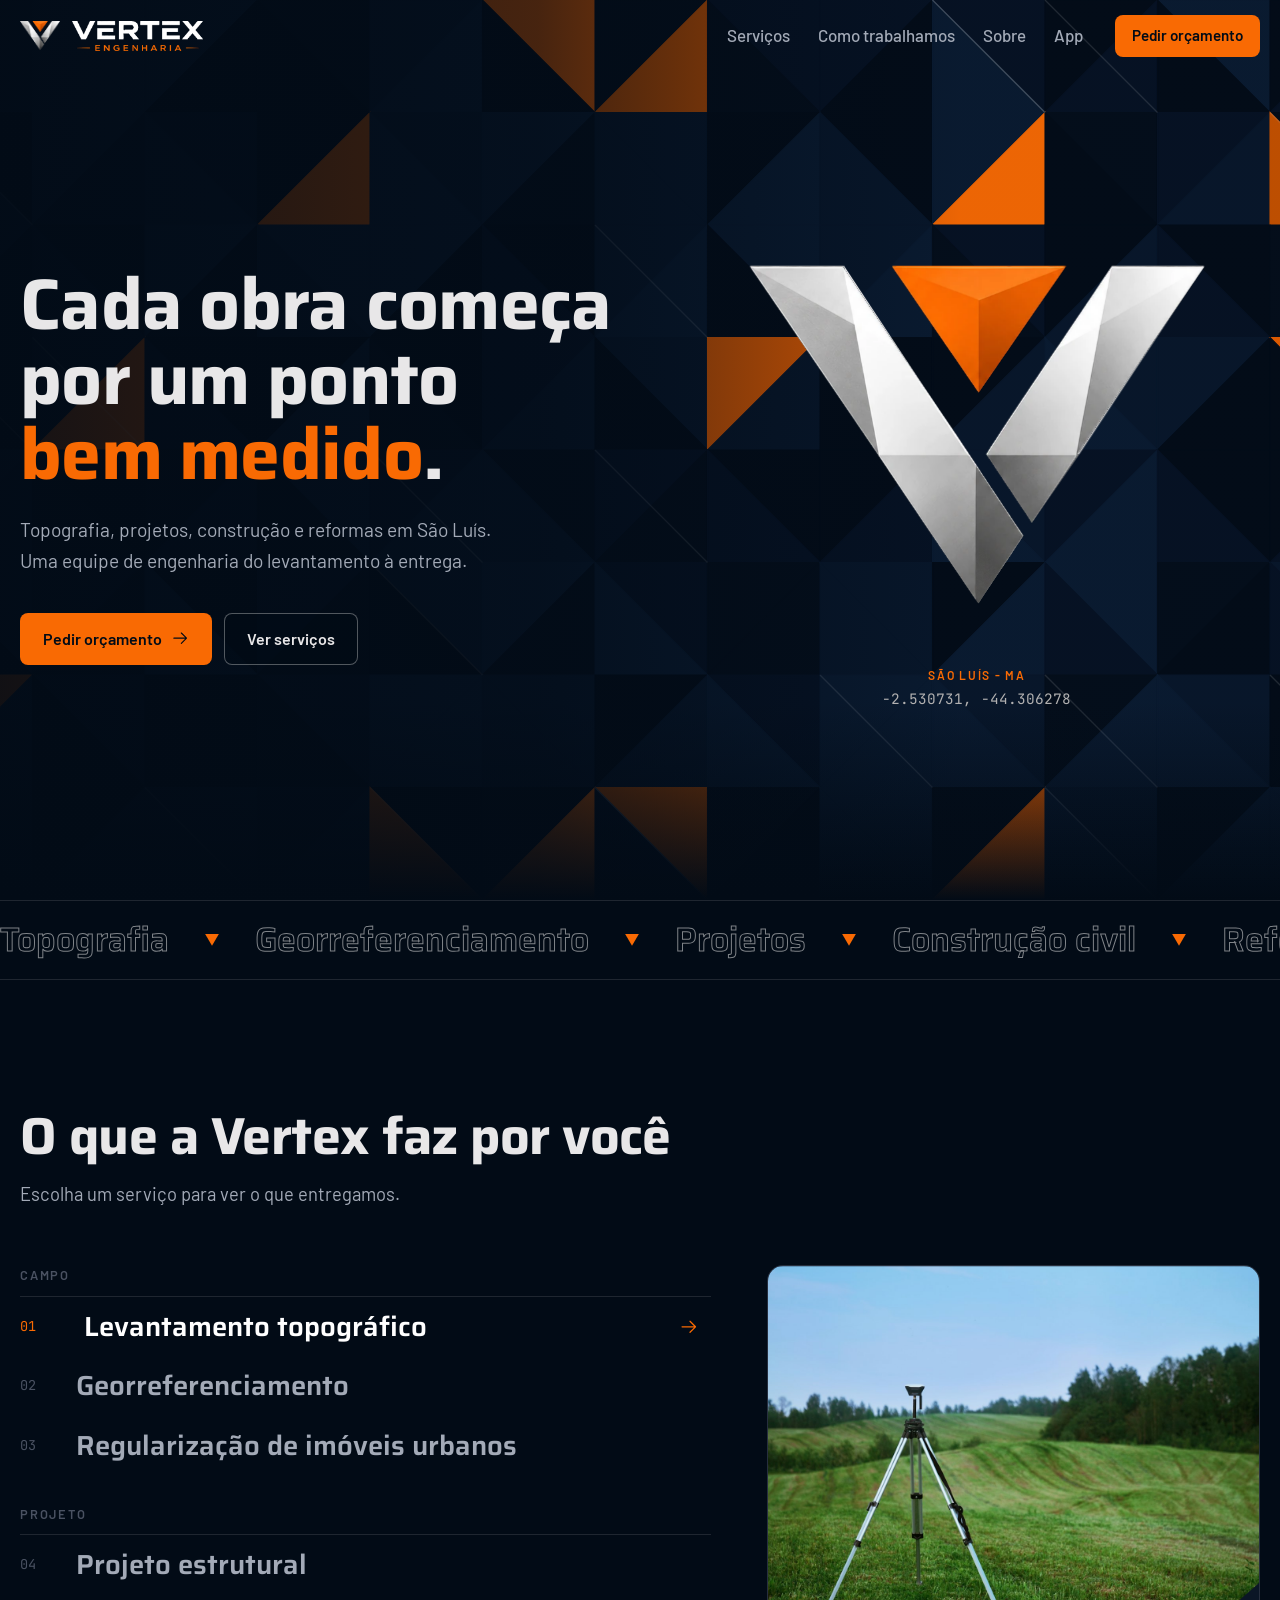
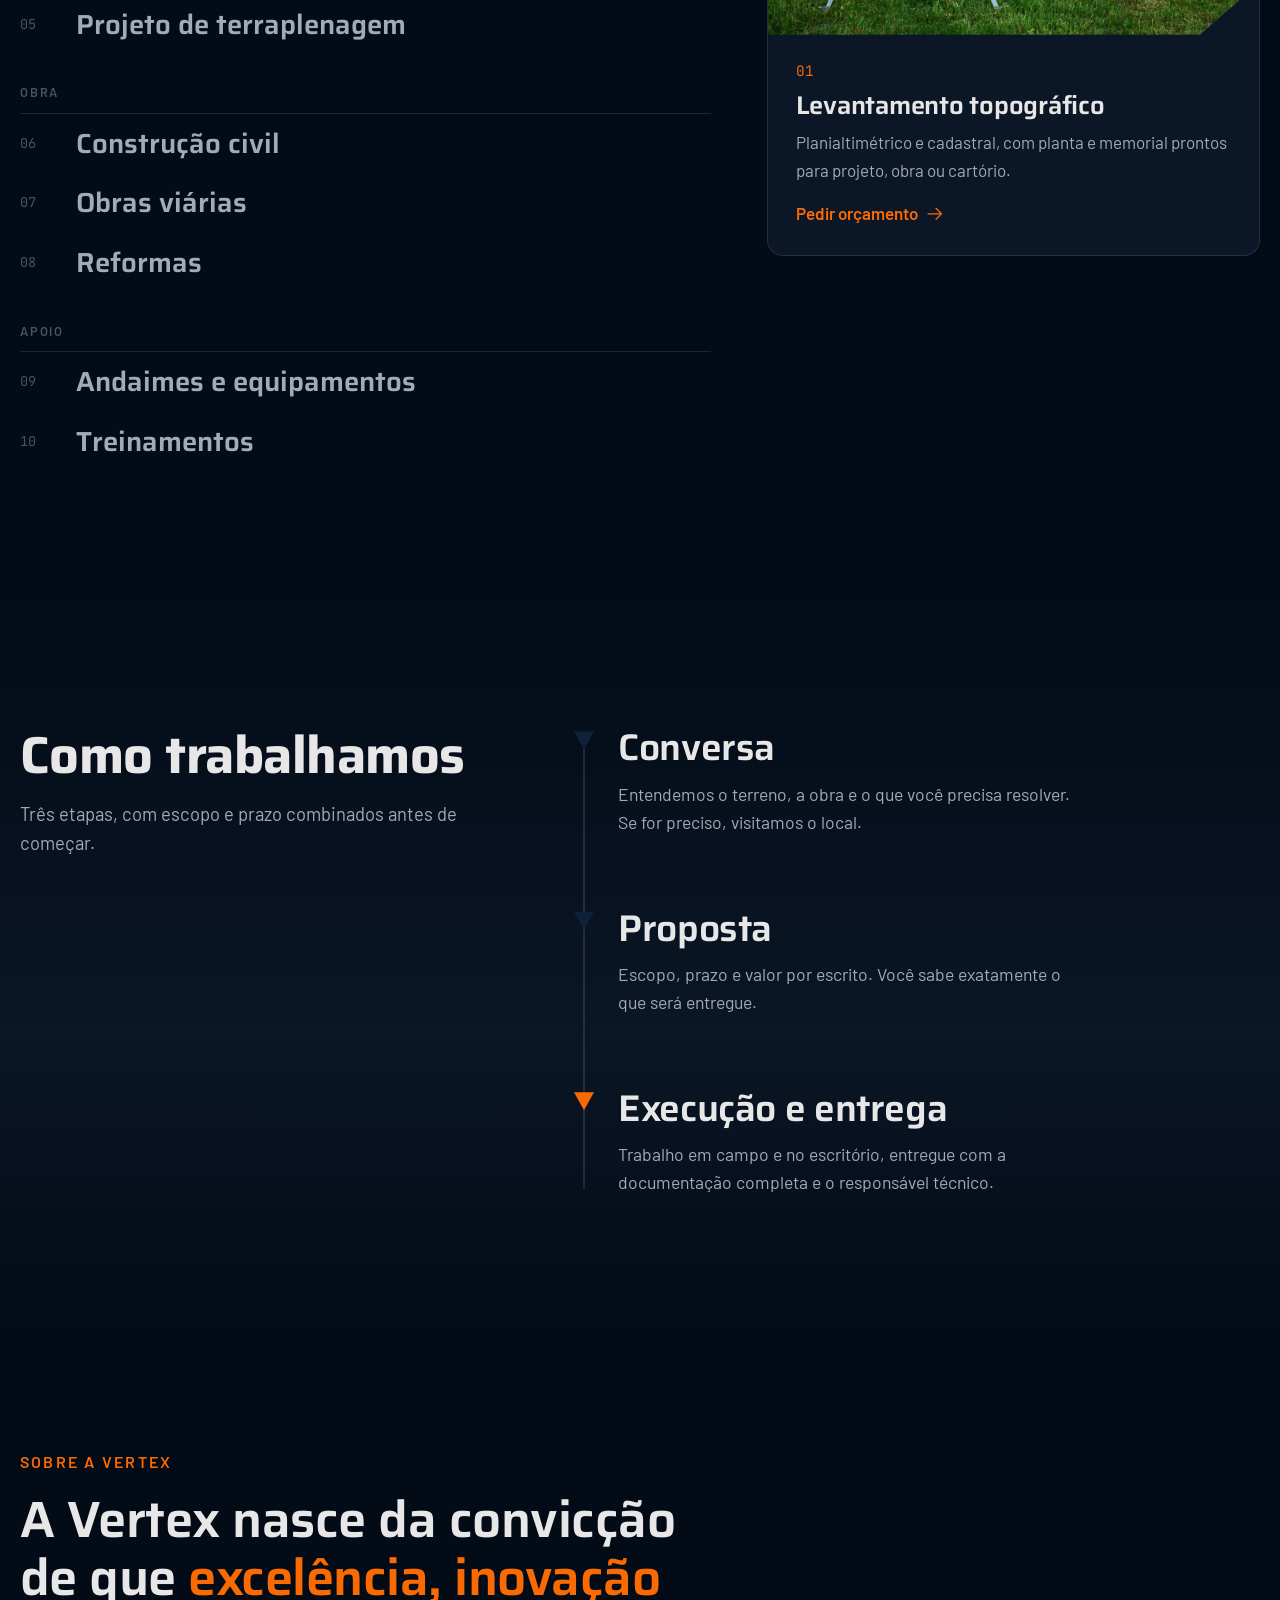
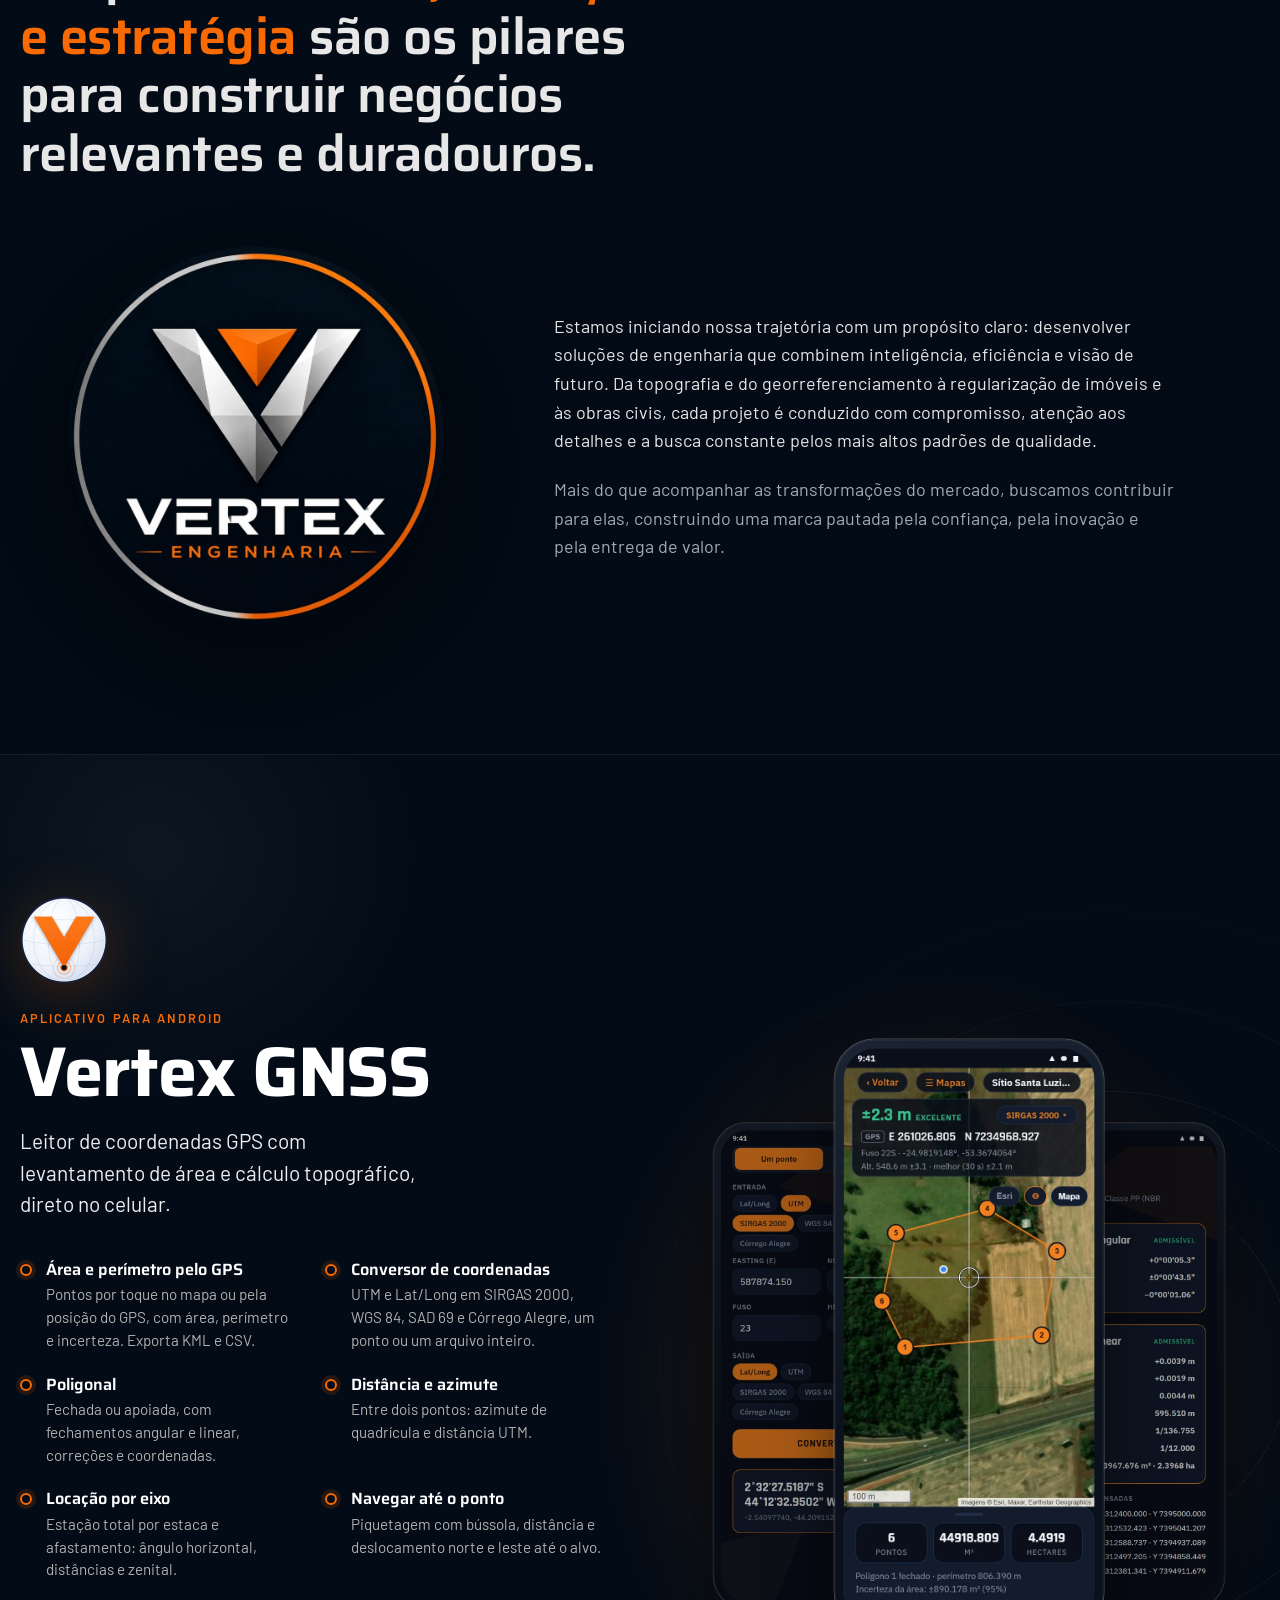
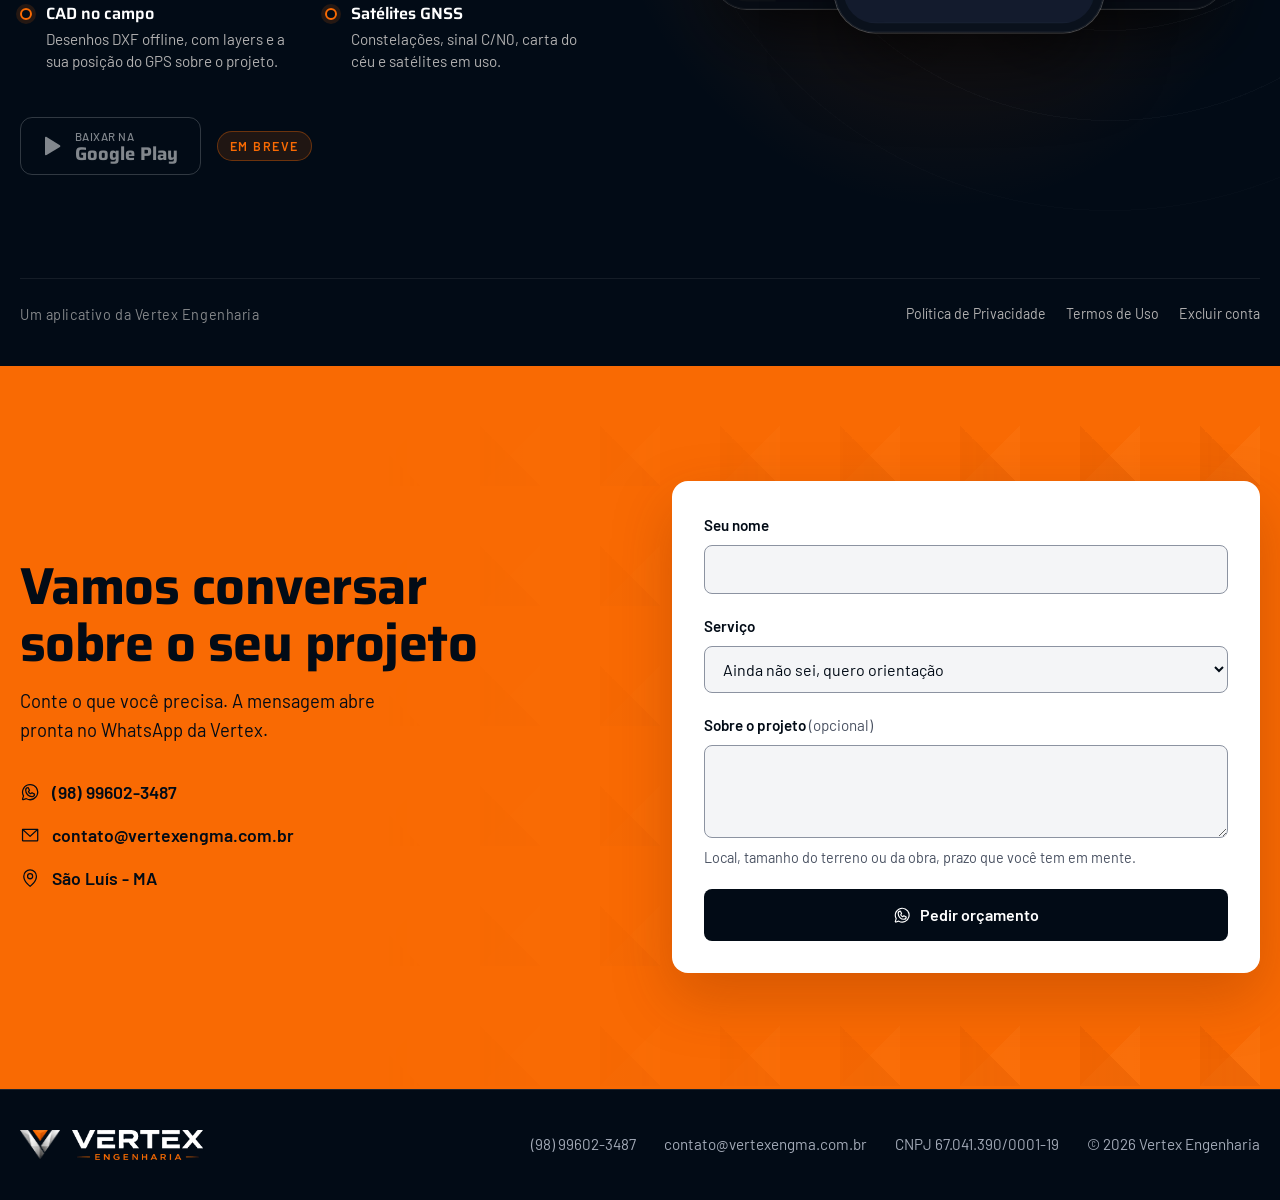
<file: index.html>
<!doctype html>
<html lang="pt-BR">
<head>
<meta charset="utf-8">
<meta name="viewport" content="width=device-width, initial-scale=1">
<title>Vertex Engenharia | Topografia, projetos, obras e reformas em São Luís - MA</title>
<meta name="description" content="Engenharia em São Luís - MA: levantamento topográfico, georreferenciamento, regularização de imóveis, projeto estrutural, terraplenagem, construção civil, obras viárias, reformas, andaimes e treinamentos.">
<meta name="theme-color" content="#020B16">
<link rel="icon" href="assets/favicon.svg" type="image/svg+xml">
<link rel="apple-touch-icon" href="assets/apple-touch-icon.png">
<link rel="canonical" href="https://vertexengma.com.br/">
<meta property="og:title" content="Vertex Engenharia">
<meta property="og:description" content="Cada obra começa por um ponto bem medido. Topografia, projetos, construção e reformas em São Luís - MA.">
<meta property="og:type" content="website">
<meta property="og:url" content="https://vertexengma.com.br/">
<meta property="og:image" content="https://vertexengma.com.br/assets/selo-512.png">
<link rel="preload" href="assets/fonts/saira-latin-700-normal.woff2" as="font" type="font/woff2" crossorigin>
<link rel="preload" href="assets/fonts/barlow-latin-400-normal.woff2" as="font" type="font/woff2" crossorigin>
<link rel="preload" href="assets/img/v-metal.webp" as="image">
<link rel="stylesheet" href="styles.css">
<script type="application/ld+json">{"@context": "https://schema.org", "@type": "ProfessionalService", "name": "Vertex Engenharia", "url": "https://vertexengma.com.br/", "email": "contato@vertexengma.com.br", "telephone": "+55-98-99602-3487", "taxID": "67.041.390/0001-19", "logo": "https://vertexengma.com.br/assets/selo-512.png", "address": {"@type": "PostalAddress", "addressLocality": "São Luís", "addressRegion": "MA", "addressCountry": "BR"}, "areaServed": {"@type": "City", "name": "São Luís"}}</script>
</head>
<body>

<!-- Ícones: Phosphor Icons (MIT), regular -->
<svg xmlns="http://www.w3.org/2000/svg" aria-hidden="true" style="position:absolute;width:0;height:0;overflow:hidden">
<symbol id="i-arrow-right" viewBox="0 0 256 256" fill="currentColor"><path d="M221.66,133.66l-72,72a8,8,0,0,1-11.32-11.32L196.69,136H40a8,8,0,0,1,0-16H196.69L138.34,61.66a8,8,0,0,1,11.32-11.32l72,72A8,8,0,0,1,221.66,133.66Z"/></symbol>
<symbol id="i-arrow-down" viewBox="0 0 256 256" fill="currentColor"><path d="M205.66,149.66l-72,72a8,8,0,0,1-11.32,0l-72-72a8,8,0,0,1,11.32-11.32L120,196.69V40a8,8,0,0,1,16,0V196.69l58.34-58.35a8,8,0,0,1,11.32,11.32Z"/></symbol>
<symbol id="i-whatsapp-logo" viewBox="0 0 256 256" fill="currentColor"><path d="M187.58,144.84l-32-16a8,8,0,0,0-8,.5l-14.69,9.8a40.55,40.55,0,0,1-16-16l9.8-14.69a8,8,0,0,0,.5-8l-16-32A8,8,0,0,0,104,64a40,40,0,0,0-40,40,88.1,88.1,0,0,0,88,88,40,40,0,0,0,40-40A8,8,0,0,0,187.58,144.84ZM152,176a72.08,72.08,0,0,1-72-72A24,24,0,0,1,99.29,80.46l11.48,23L101,118a8,8,0,0,0-.73,7.51,56.470,56.470,0,0,0,30.15,30.15A8,8,0,0,0,138,155l14.61-9.74,23,11.48A24,24,0,0,1,152,176ZM128,24A104,104,0,0,0,36.18,176.88L24.83,210.93a16,16,0,0,0,20.24,20.240l34.05-11.35A104,104,0,1,0,128,24Zm0,192a87.870,87.870,0,0,1-44.06-11.81,8,8,0,0,0-6.54-.67L40,216,52.47,178.6a8,8,0,0,0-.66-6.54A88,88,0,1,1,128,216Z"/></symbol>
<symbol id="i-phone" viewBox="0 0 256 256" fill="currentColor"><path d="M222.37,158.46l-47.11-21.11-.13-.06a16,16,0,0,0-15.17,1.4,8.12,8.12,0,0,0-.75.56L134.87,160c-15.42-7.49-31.34-23.29-38.83-38.51l20.78-24.71c.2-.25.39-.5.57-.77a16,16,0,0,0,1.32-15.06l0-.12L97.54,33.64a16,16,0,0,0-16.62-9.52A56.26,56.26,0,0,0,32,80c0,79.4,64.6,144,144,144a56.26,56.26,0,0,0,55.88-48.92A16,16,0,0,0,222.37,158.46ZM176,208A128.14,128.14,0,0,1,48,80,40.2,40.2,0,0,1,82.87,40a.61.61,0,0,0,0,.12l21,47L83.2,111.86a6.130,6.130,0,0,0-.57.77,16,16,0,0,0-1,15.7c9.06,18.53,27.73,37.06,46.46,46.11a16,16,0,0,0,15.75-1.14,8.440,8.440,0,0,0,.74-.56L168.89,152l47,21.05h0s.08,0,.11,0A40.21,40.21,0,0,1,176,208Z"/></symbol>
<symbol id="i-envelope-simple" viewBox="0 0 256 256" fill="currentColor"><path d="M224,48H32a8,8,0,0,0-8,8V192a16,16,0,0,0,16,16H216a16,16,0,0,0,16-16V56A8,8,0,0,0,224,48ZM203.43,64,128,133.15,52.57,64ZM216,192H40V74.19l82.59,75.71a8,8,0,0,0,10.82,0L216,74.19V192Z"/></symbol>
<symbol id="i-map-pin" viewBox="0 0 256 256" fill="currentColor"><path d="M128,64a40,40,0,1,0,40,40A40,40,0,0,0,128,64Zm0,64a24,24,0,1,1,24-24A24,24,0,0,1,128,128Zm0-112a88.1,88.1,0,0,0-88,88c0,31.4,14.51,64.68,42,96.25a254.19,254.19,0,0,0,41.45,38.3,8,8,0,0,0,9.18,0A254.19,254.19,0,0,0,174,200.25c27.45-31.57,42-64.85,42-96.25A88.1,88.1,0,0,0,128,16Zm0,206c-16.53-13-72-60.75-72-118a72,72,0,0,1,144,0C200,161.23,144.53,209,128,222Z"/></symbol>
<symbol id="i-v" viewBox="0 0 830 616">
  <polygon fill="#C3C3C3" points="0,0 172,0 234,344"/>
  <polygon fill="#F6F6F6" points="172,0 399,344 234,344"/>
  <polygon fill="#828282" points="234,344 399,344 498,492 418,616"/>
  <polygon fill="#C3C3C3" points="662,0 830,0 602,344"/>
  <polygon fill="#F6F6F6" points="662,0 602,344 434,344"/>
  <polygon fill="#828282" points="434,344 602,344 517,466"/>
  <polygon fill="#F96A03" points="260,0 578,0 418,68"/>
  <polygon fill="#FF8B2E" points="260,0 418,68 418,230"/>
  <polygon fill="#D05201" points="578,0 418,230 418,68"/>
</symbol>
</svg>

<a class="skip" href="#conteudo">Pular para o conteúdo</a>

<header class="header" id="header">
  <div class="wrap header-in">
    <a class="brand" href="#topo" aria-label="Vertex Engenharia, início">
      <img class="brand-v" src="assets/img/v-metal.webp" alt="" width="682" height="506">
      <img class="brand-word" src="assets/wordmark.png" alt="" width="847" height="194">
    </a>
    <nav class="nav" aria-label="Principal">
      <a href="#servicos">Serviços</a>
      <a href="#como-trabalhamos">Como trabalhamos</a>
      <a href="#sobre">Sobre</a>
      <a href="#app">App</a>
    </nav>
    <a class="btn btn-primary btn-sm" href="#contato">Pedir orçamento</a>
  </div>
</header>

<main id="conteudo">

<!-- HERO: campo facetado interativo + símbolo que se monta -->
<section class="hero" id="topo">
  <svg class="field" id="field" viewBox="0 0 1600 1000" preserveAspectRatio="xMidYMid slice" aria-hidden="true"><polygon points="0,0 125,0 0,125" fill="#08172B" stroke="#08172B" stroke-width="1.2"></polygon><polygon points="125,0 125,125 0,125" fill="#08172B" stroke="#08172B" stroke-width="1.2"></polygon><polygon points="125,0 250,0 250,125" fill="#0A1B31" stroke="#0A1B31" stroke-width="1.2"></polygon><polygon points="125,0 250,125 125,125" fill="#0A1B31" stroke="#0A1B31" stroke-width="1.2"></polygon><polygon points="250,0 375,0 250,125" fill="#0A1B31" stroke="#0A1B31" stroke-width="1.2"></polygon><polygon points="375,0 375,125 250,125" fill="#030C18" stroke="#030C18" stroke-width="1.2"></polygon><polygon points="375,0 500,0 500,125" fill="#040E1B" stroke="#040E1B" stroke-width="1.2"></polygon><polygon points="375,0 500,125 375,125" fill="#030C18" stroke="#030C18" stroke-width="1.2"></polygon><polygon points="500,0 625,0 500,125" fill="#08172B" stroke="#08172B" stroke-width="1.2"></polygon><polygon points="625,0 625,125 500,125" fill="#0A1B31" stroke="#0A1B31" stroke-width="1.2"></polygon><polygon points="625,0 750,0 750,125" fill="#E85E00" stroke="#E85E00" stroke-width="1.2"></polygon><polygon points="625,0 750,125 625,125" fill="#030C18" stroke="#030C18" stroke-width="1.2"></polygon><polygon points="750,0 875,0 750,125" fill="#040E1B" stroke="#040E1B" stroke-width="1.2"></polygon><polygon points="875,0 875,125 750,125" fill="#C75200" stroke="#C75200" stroke-width="1.2"></polygon><polygon points="875,0 1000,0 1000,125" fill="#061224" stroke="#061224" stroke-width="1.2"></polygon><polygon points="875,0 1000,125 875,125" fill="#040E1B" stroke="#040E1B" stroke-width="1.2"></polygon><polygon points="1000,0 1125,0 1000,125" fill="#061224" stroke="#061224" stroke-width="1.2"></polygon><polygon points="1125,0 1125,125 1000,125" fill="#030C18" stroke="#030C18" stroke-width="1.2"></polygon><polygon points="1125,0 1250,0 1250,125" fill="#061224" stroke="#061224" stroke-width="1.2"></polygon><polygon points="1125,0 1250,125 1125,125" fill="#0A1B31" stroke="#0A1B31" stroke-width="1.2"></polygon><polygon points="1250,0 1375,0 1250,125" fill="#030C18" stroke="#030C18" stroke-width="1.2"></polygon><polygon points="1375,0 1375,125 1250,125" fill="#061224" stroke="#061224" stroke-width="1.2"></polygon><polygon points="1375,0 1500,0 1500,125" fill="#0A1B31" stroke="#0A1B31" stroke-width="1.2"></polygon><polygon points="1375,0 1500,125 1375,125" fill="#030C18" stroke="#030C18" stroke-width="1.2"></polygon><polygon points="1500,0 1625,0 1500,125" fill="#030C18" stroke="#030C18" stroke-width="1.2"></polygon><polygon points="1625,0 1625,125 1500,125" fill="#061224" stroke="#061224" stroke-width="1.2"></polygon><polygon points="1625,0 1750,0 1750,125" fill="#030C18" stroke="#030C18" stroke-width="1.2"></polygon><polygon points="1625,0 1750,125 1625,125" fill="#030C18" stroke="#030C18" stroke-width="1.2"></polygon><polygon points="0,125 125,125 125,250" fill="#030C18" stroke="#030C18" stroke-width="1.2"></polygon><polygon points="0,125 125,250 0,250" fill="#08172B" stroke="#08172B" stroke-width="1.2"></polygon><polygon points="125,125 250,125 125,250" fill="#0A1B31" stroke="#0A1B31" stroke-width="1.2"></polygon><polygon points="250,125 250,250 125,250" fill="#061224" stroke="#061224" stroke-width="1.2"></polygon><polygon points="250,125 375,125 375,250" fill="#061224" stroke="#061224" stroke-width="1.2"></polygon><polygon points="250,125 375,250 250,250" fill="#08172B" stroke="#08172B" stroke-width="1.2"></polygon><polygon points="375,125 500,125 375,250" fill="#030C18" stroke="#030C18" stroke-width="1.2"></polygon><polygon points="500,125 500,250 375,250" fill="#C75200" stroke="#C75200" stroke-width="1.2"></polygon><polygon points="500,125 625,125 625,250" fill="#08172B" stroke="#08172B" stroke-width="1.2"></polygon><polygon points="500,125 625,250 500,250" fill="#0A1B31" stroke="#0A1B31" stroke-width="1.2"></polygon><polygon points="625,125 750,125 625,250" fill="#0A1B31" stroke="#0A1B31" stroke-width="1.2"></polygon><polygon points="750,125 750,250 625,250" fill="#040E1B" stroke="#040E1B" stroke-width="1.2"></polygon><polygon points="750,125 875,125 875,250" fill="#08172B" stroke="#08172B" stroke-width="1.2"></polygon><polygon points="750,125 875,250 750,250" fill="#08172B" stroke="#08172B" stroke-width="1.2"></polygon><polygon points="875,125 1000,125 875,250" fill="#030C18" stroke="#030C18" stroke-width="1.2"></polygon><polygon points="1000,125 1000,250 875,250" fill="#0A1B31" stroke="#0A1B31" stroke-width="1.2"></polygon><polygon points="1000,125 1125,125 1125,250" fill="#030C18" stroke="#030C18" stroke-width="1.2"></polygon><polygon points="1000,125 1125,250 1000,250" fill="#08172B" stroke="#08172B" stroke-width="1.2"></polygon><polygon points="1125,125 1250,125 1125,250" fill="#0A1B31" stroke="#0A1B31" stroke-width="1.2"></polygon><polygon points="1250,125 1250,250 1125,250" fill="#F96A03" stroke="#F96A03" stroke-width="1.2"></polygon><polygon points="1250,125 1375,125 1375,250" fill="#040E1B" stroke="#040E1B" stroke-width="1.2"></polygon><polygon points="1250,125 1375,250 1250,250" fill="#030C18" stroke="#030C18" stroke-width="1.2"></polygon><polygon points="1375,125 1500,125 1375,250" fill="#061224" stroke="#061224" stroke-width="1.2"></polygon><polygon points="1500,125 1500,250 1375,250" fill="#08172B" stroke="#08172B" stroke-width="1.2"></polygon><polygon points="1500,125 1625,125 1625,250" fill="#030C18" stroke="#030C18" stroke-width="1.2"></polygon><polygon points="1500,125 1625,250 1500,250" fill="#C75200" stroke="#C75200" stroke-width="1.2"></polygon><polygon points="1625,125 1750,125 1625,250" fill="#061224" stroke="#061224" stroke-width="1.2"></polygon><polygon points="1750,125 1750,250 1625,250" fill="#040E1B" stroke="#040E1B" stroke-width="1.2"></polygon><polygon points="0,250 125,250 0,375" fill="#08172B" stroke="#08172B" stroke-width="1.2"></polygon><polygon points="125,250 125,375 0,375" fill="#040E1B" stroke="#040E1B" stroke-width="1.2"></polygon><polygon points="125,250 250,250 250,375" fill="#040E1B" stroke="#040E1B" stroke-width="1.2"></polygon><polygon points="125,250 250,375 125,375" fill="#061224" stroke="#061224" stroke-width="1.2"></polygon><polygon points="250,250 375,250 250,375" fill="#0A1B31" stroke="#0A1B31" stroke-width="1.2"></polygon><polygon points="375,250 375,375 250,375" fill="#040E1B" stroke="#040E1B" stroke-width="1.2"></polygon><polygon points="375,250 500,250 500,375" fill="#0A1B31" stroke="#0A1B31" stroke-width="1.2"></polygon><polygon points="375,250 500,375 375,375" fill="#08172B" stroke="#08172B" stroke-width="1.2"></polygon><polygon points="500,250 625,250 500,375" fill="#0A1B31" stroke="#0A1B31" stroke-width="1.2"></polygon><polygon points="625,250 625,375 500,375" fill="#030C18" stroke="#030C18" stroke-width="1.2"></polygon><polygon points="625,250 750,250 750,375" fill="#030C18" stroke="#030C18" stroke-width="1.2"></polygon><polygon points="625,250 750,375 625,375" fill="#061224" stroke="#061224" stroke-width="1.2"></polygon><polygon points="750,250 875,250 750,375" fill="#08172B" stroke="#08172B" stroke-width="1.2"></polygon><polygon points="875,250 875,375 750,375" fill="#0A1B31" stroke="#0A1B31" stroke-width="1.2"></polygon><polygon points="875,250 1000,250 1000,375" fill="#0A1B31" stroke="#0A1B31" stroke-width="1.2"></polygon><polygon points="875,250 1000,375 875,375" fill="#030C18" stroke="#030C18" stroke-width="1.2"></polygon><polygon points="1000,250 1125,250 1000,375" fill="#08172B" stroke="#08172B" stroke-width="1.2"></polygon><polygon points="1125,250 1125,375 1000,375" fill="#0A1B31" stroke="#0A1B31" stroke-width="1.2"></polygon><polygon points="1125,250 1250,250 1250,375" fill="#061224" stroke="#061224" stroke-width="1.2"></polygon><polygon points="1125,250 1250,375 1125,375" fill="#040E1B" stroke="#040E1B" stroke-width="1.2"></polygon><polygon points="1250,250 1375,250 1250,375" fill="#030C18" stroke="#030C18" stroke-width="1.2"></polygon><polygon points="1375,250 1375,375 1250,375" fill="#08172B" stroke="#08172B" stroke-width="1.2"></polygon><polygon points="1375,250 1500,250 1500,375" fill="#030C18" stroke="#030C18" stroke-width="1.2"></polygon><polygon points="1375,250 1500,375 1375,375" fill="#061224" stroke="#061224" stroke-width="1.2"></polygon><polygon points="1500,250 1625,250 1500,375" fill="#040E1B" stroke="#040E1B" stroke-width="1.2"></polygon><polygon points="1625,250 1625,375 1500,375" fill="#040E1B" stroke="#040E1B" stroke-width="1.2"></polygon><polygon points="1625,250 1750,250 1750,375" fill="#061224" stroke="#061224" stroke-width="1.2"></polygon><polygon points="1625,250 1750,375 1625,375" fill="#0A1B31" stroke="#0A1B31" stroke-width="1.2"></polygon><polygon points="0,375 125,375 125,500" fill="#040E1B" stroke="#040E1B" stroke-width="1.2"></polygon><polygon points="0,375 125,500 0,500" fill="#030C18" stroke="#030C18" stroke-width="1.2"></polygon><polygon points="125,375 250,375 125,500" fill="#061224" stroke="#061224" stroke-width="1.2"></polygon><polygon points="250,375 250,500 125,500" fill="#E85E00" stroke="#E85E00" stroke-width="1.2"></polygon><polygon points="250,375 375,375 375,500" fill="#030C18" stroke="#030C18" stroke-width="1.2"></polygon><polygon points="250,375 375,500 250,500" fill="#061224" stroke="#061224" stroke-width="1.2"></polygon><polygon points="375,375 500,375 375,500" fill="#030C18" stroke="#030C18" stroke-width="1.2"></polygon><polygon points="500,375 500,500 375,500" fill="#0A1B31" stroke="#0A1B31" stroke-width="1.2"></polygon><polygon points="500,375 625,375 625,500" fill="#030C18" stroke="#030C18" stroke-width="1.2"></polygon><polygon points="500,375 625,500 500,500" fill="#040E1B" stroke="#040E1B" stroke-width="1.2"></polygon><polygon points="625,375 750,375 625,500" fill="#061224" stroke="#061224" stroke-width="1.2"></polygon><polygon points="750,375 750,500 625,500" fill="#08172B" stroke="#08172B" stroke-width="1.2"></polygon><polygon points="750,375 875,375 875,500" fill="#08172B" stroke="#08172B" stroke-width="1.2"></polygon><polygon points="750,375 875,500 750,500" fill="#030C18" stroke="#030C18" stroke-width="1.2"></polygon><polygon points="875,375 1000,375 875,500" fill="#E85E00" stroke="#E85E00" stroke-width="1.2"></polygon><polygon points="1000,375 1000,500 875,500" fill="#08172B" stroke="#08172B" stroke-width="1.2"></polygon><polygon points="1000,375 1125,375 1125,500" fill="#030C18" stroke="#030C18" stroke-width="1.2"></polygon><polygon points="1000,375 1125,500 1000,500" fill="#030C18" stroke="#030C18" stroke-width="1.2"></polygon><polygon points="1125,375 1250,375 1125,500" fill="#030C18" stroke="#030C18" stroke-width="1.2"></polygon><polygon points="1250,375 1250,500 1125,500" fill="#08172B" stroke="#08172B" stroke-width="1.2"></polygon><polygon points="1250,375 1375,375 1375,500" fill="#08172B" stroke="#08172B" stroke-width="1.2"></polygon><polygon points="1250,375 1375,500 1250,500" fill="#0A1B31" stroke="#0A1B31" stroke-width="1.2"></polygon><polygon points="1375,375 1500,375 1375,500" fill="#08172B" stroke="#08172B" stroke-width="1.2"></polygon><polygon points="1500,375 1500,500 1375,500" fill="#030C18" stroke="#030C18" stroke-width="1.2"></polygon><polygon points="1500,375 1625,375 1625,500" fill="#E85E00" stroke="#E85E00" stroke-width="1.2"></polygon><polygon points="1500,375 1625,500 1500,500" fill="#030C18" stroke="#030C18" stroke-width="1.2"></polygon><polygon points="1625,375 1750,375 1625,500" fill="#040E1B" stroke="#040E1B" stroke-width="1.2"></polygon><polygon points="1750,375 1750,500 1625,500" fill="#030C18" stroke="#030C18" stroke-width="1.2"></polygon><polygon points="0,500 125,500 0,625" fill="#0A1B31" stroke="#0A1B31" stroke-width="1.2"></polygon><polygon points="125,500 125,625 0,625" fill="#08172B" stroke="#08172B" stroke-width="1.2"></polygon><polygon points="125,500 250,500 250,625" fill="#030C18" stroke="#030C18" stroke-width="1.2"></polygon><polygon points="125,500 250,625 125,625" fill="#040E1B" stroke="#040E1B" stroke-width="1.2"></polygon><polygon points="250,500 375,500 250,625" fill="#040E1B" stroke="#040E1B" stroke-width="1.2"></polygon><polygon points="375,500 375,625 250,625" fill="#061224" stroke="#061224" stroke-width="1.2"></polygon><polygon points="375,500 500,500 500,625" fill="#08172B" stroke="#08172B" stroke-width="1.2"></polygon><polygon points="375,500 500,625 375,625" fill="#040E1B" stroke="#040E1B" stroke-width="1.2"></polygon><polygon points="500,500 625,500 500,625" fill="#061224" stroke="#061224" stroke-width="1.2"></polygon><polygon points="625,500 625,625 500,625" fill="#08172B" stroke="#08172B" stroke-width="1.2"></polygon><polygon points="625,500 750,500 750,625" fill="#040E1B" stroke="#040E1B" stroke-width="1.2"></polygon><polygon points="625,500 750,625 625,625" fill="#08172B" stroke="#08172B" stroke-width="1.2"></polygon><polygon points="750,500 875,500 750,625" fill="#061224" stroke="#061224" stroke-width="1.2"></polygon><polygon points="875,500 875,625 750,625" fill="#040E1B" stroke="#040E1B" stroke-width="1.2"></polygon><polygon points="875,500 1000,500 1000,625" fill="#030C18" stroke="#030C18" stroke-width="1.2"></polygon><polygon points="875,500 1000,625 875,625" fill="#061224" stroke="#061224" stroke-width="1.2"></polygon><polygon points="1000,500 1125,500 1000,625" fill="#030C18" stroke="#030C18" stroke-width="1.2"></polygon><polygon points="1125,500 1125,625 1000,625" fill="#061224" stroke="#061224" stroke-width="1.2"></polygon><polygon points="1125,500 1250,500 1250,625" fill="#08172B" stroke="#08172B" stroke-width="1.2"></polygon><polygon points="1125,500 1250,625 1125,625" fill="#0A1B31" stroke="#0A1B31" stroke-width="1.2"></polygon><polygon points="1250,500 1375,500 1250,625" fill="#061224" stroke="#061224" stroke-width="1.2"></polygon><polygon points="1375,500 1375,625 1250,625" fill="#0A1B31" stroke="#0A1B31" stroke-width="1.2"></polygon><polygon points="1375,500 1500,500 1500,625" fill="#030C18" stroke="#030C18" stroke-width="1.2"></polygon><polygon points="1375,500 1500,625 1375,625" fill="#061224" stroke="#061224" stroke-width="1.2"></polygon><polygon points="1500,500 1625,500 1500,625" fill="#030C18" stroke="#030C18" stroke-width="1.2"></polygon><polygon points="1625,500 1625,625 1500,625" fill="#061224" stroke="#061224" stroke-width="1.2"></polygon><polygon points="1625,500 1750,500 1750,625" fill="#061224" stroke="#061224" stroke-width="1.2"></polygon><polygon points="1625,500 1750,625 1625,625" fill="#F96A03" stroke="#F96A03" stroke-width="1.2"></polygon><polygon points="0,625 125,625 125,750" fill="#08172B" stroke="#08172B" stroke-width="1.2"></polygon><polygon points="0,625 125,750 0,750" fill="#030C18" stroke="#030C18" stroke-width="1.2"></polygon><polygon points="125,625 250,625 125,750" fill="#061224" stroke="#061224" stroke-width="1.2"></polygon><polygon points="250,625 250,750 125,750" fill="#040E1B" stroke="#040E1B" stroke-width="1.2"></polygon><polygon points="250,625 375,625 375,750" fill="#030C18" stroke="#030C18" stroke-width="1.2"></polygon><polygon points="250,625 375,750 250,750" fill="#0A1B31" stroke="#0A1B31" stroke-width="1.2"></polygon><polygon points="375,625 500,625 375,750" fill="#061224" stroke="#061224" stroke-width="1.2"></polygon><polygon points="500,625 500,750 375,750" fill="#040E1B" stroke="#040E1B" stroke-width="1.2"></polygon><polygon points="500,625 625,625 625,750" fill="#08172B" stroke="#08172B" stroke-width="1.2"></polygon><polygon points="500,625 625,750 500,750" fill="#030C18" stroke="#030C18" stroke-width="1.2"></polygon><polygon points="625,625 750,625 625,750" fill="#0A1B31" stroke="#0A1B31" stroke-width="1.2"></polygon><polygon points="750,625 750,750 625,750" fill="#040E1B" stroke="#040E1B" stroke-width="1.2"></polygon><polygon points="750,625 875,625 875,750" fill="#061224" stroke="#061224" stroke-width="1.2"></polygon><polygon points="750,625 875,750 750,750" fill="#0A1B31" stroke="#0A1B31" stroke-width="1.2"></polygon><polygon points="875,625 1000,625 875,750" fill="#040E1B" stroke="#040E1B" stroke-width="1.2"></polygon><polygon points="1000,625 1000,750 875,750" fill="#040E1B" stroke="#040E1B" stroke-width="1.2"></polygon><polygon points="1000,625 1125,625 1125,750" fill="#08172B" stroke="#08172B" stroke-width="1.2"></polygon><polygon points="1000,625 1125,750 1000,750" fill="#08172B" stroke="#08172B" stroke-width="1.2"></polygon><polygon points="1125,625 1250,625 1125,750" fill="#030C18" stroke="#030C18" stroke-width="1.2"></polygon><polygon points="1250,625 1250,750 1125,750" fill="#0A1B31" stroke="#0A1B31" stroke-width="1.2"></polygon><polygon points="1250,625 1375,625 1375,750" fill="#0A1B31" stroke="#0A1B31" stroke-width="1.2"></polygon><polygon points="1250,625 1375,750 1250,750" fill="#061224" stroke="#061224" stroke-width="1.2"></polygon><polygon points="1375,625 1500,625 1375,750" fill="#040E1B" stroke="#040E1B" stroke-width="1.2"></polygon><polygon points="1500,625 1500,750 1375,750" fill="#030C18" stroke="#030C18" stroke-width="1.2"></polygon><polygon points="1500,625 1625,625 1625,750" fill="#08172B" stroke="#08172B" stroke-width="1.2"></polygon><polygon points="1500,625 1625,750 1500,750" fill="#061224" stroke="#061224" stroke-width="1.2"></polygon><polygon points="1625,625 1750,625 1625,750" fill="#061224" stroke="#061224" stroke-width="1.2"></polygon><polygon points="1750,625 1750,750 1625,750" fill="#030C18" stroke="#030C18" stroke-width="1.2"></polygon><polygon points="0,750 125,750 0,875" fill="#C75200" stroke="#C75200" stroke-width="1.2"></polygon><polygon points="125,750 125,875 0,875" fill="#0A1B31" stroke="#0A1B31" stroke-width="1.2"></polygon><polygon points="125,750 250,750 250,875" fill="#061224" stroke="#061224" stroke-width="1.2"></polygon><polygon points="125,750 250,875 125,875" fill="#030C18" stroke="#030C18" stroke-width="1.2"></polygon><polygon points="250,750 375,750 250,875" fill="#030C18" stroke="#030C18" stroke-width="1.2"></polygon><polygon points="375,750 375,875 250,875" fill="#030C18" stroke="#030C18" stroke-width="1.2"></polygon><polygon points="375,750 500,750 500,875" fill="#061224" stroke="#061224" stroke-width="1.2"></polygon><polygon points="375,750 500,875 375,875" fill="#040E1B" stroke="#040E1B" stroke-width="1.2"></polygon><polygon points="500,750 625,750 500,875" fill="#0A1B31" stroke="#0A1B31" stroke-width="1.2"></polygon><polygon points="625,750 625,875 500,875" fill="#0A1B31" stroke="#0A1B31" stroke-width="1.2"></polygon><polygon points="625,750 750,750 750,875" fill="#08172B" stroke="#08172B" stroke-width="1.2"></polygon><polygon points="625,750 750,875 625,875" fill="#08172B" stroke="#08172B" stroke-width="1.2"></polygon><polygon points="750,750 875,750 750,875" fill="#030C18" stroke="#030C18" stroke-width="1.2"></polygon><polygon points="875,750 875,875 750,875" fill="#08172B" stroke="#08172B" stroke-width="1.2"></polygon><polygon points="875,750 1000,750 1000,875" fill="#061224" stroke="#061224" stroke-width="1.2"></polygon><polygon points="875,750 1000,875 875,875" fill="#0A1B31" stroke="#0A1B31" stroke-width="1.2"></polygon><polygon points="1000,750 1125,750 1000,875" fill="#0A1B31" stroke="#0A1B31" stroke-width="1.2"></polygon><polygon points="1125,750 1125,875 1000,875" fill="#0A1B31" stroke="#0A1B31" stroke-width="1.2"></polygon><polygon points="1125,750 1250,750 1250,875" fill="#08172B" stroke="#08172B" stroke-width="1.2"></polygon><polygon points="1125,750 1250,875 1125,875" fill="#0A1B31" stroke="#0A1B31" stroke-width="1.2"></polygon><polygon points="1250,750 1375,750 1250,875" fill="#040E1B" stroke="#040E1B" stroke-width="1.2"></polygon><polygon points="1375,750 1375,875 1250,875" fill="#0A1B31" stroke="#0A1B31" stroke-width="1.2"></polygon><polygon points="1375,750 1500,750 1500,875" fill="#08172B" stroke="#08172B" stroke-width="1.2"></polygon><polygon points="1375,750 1500,875 1375,875" fill="#0A1B31" stroke="#0A1B31" stroke-width="1.2"></polygon><polygon points="1500,750 1625,750 1500,875" fill="#030C18" stroke="#030C18" stroke-width="1.2"></polygon><polygon points="1625,750 1625,875 1500,875" fill="#030C18" stroke="#030C18" stroke-width="1.2"></polygon><polygon points="1625,750 1750,750 1750,875" fill="#030C18" stroke="#030C18" stroke-width="1.2"></polygon><polygon points="1625,750 1750,875 1625,875" fill="#08172B" stroke="#08172B" stroke-width="1.2"></polygon><polygon points="0,875 125,875 125,1000" fill="#0A1B31" stroke="#0A1B31" stroke-width="1.2"></polygon><polygon points="0,875 125,1000 0,1000" fill="#030C18" stroke="#030C18" stroke-width="1.2"></polygon><polygon points="125,875 250,875 125,1000" fill="#030C18" stroke="#030C18" stroke-width="1.2"></polygon><polygon points="250,875 250,1000 125,1000" fill="#08172B" stroke="#08172B" stroke-width="1.2"></polygon><polygon points="250,875 375,875 375,1000" fill="#08172B" stroke="#08172B" stroke-width="1.2"></polygon><polygon points="250,875 375,1000 250,1000" fill="#08172B" stroke="#08172B" stroke-width="1.2"></polygon><polygon points="375,875 500,875 375,1000" fill="#061224" stroke="#061224" stroke-width="1.2"></polygon><polygon points="500,875 500,1000 375,1000" fill="#08172B" stroke="#08172B" stroke-width="1.2"></polygon><polygon points="500,875 625,875 625,1000" fill="#030C18" stroke="#030C18" stroke-width="1.2"></polygon><polygon points="500,875 625,1000 500,1000" fill="#C75200" stroke="#C75200" stroke-width="1.2"></polygon><polygon points="625,875 750,875 625,1000" fill="#040E1B" stroke="#040E1B" stroke-width="1.2"></polygon><polygon points="750,875 750,1000 625,1000" fill="#F96A03" stroke="#F96A03" stroke-width="1.2"></polygon><polygon points="750,875 875,875 875,1000" fill="#C75200" stroke="#C75200" stroke-width="1.2"></polygon><polygon points="750,875 875,1000 750,1000" fill="#061224" stroke="#061224" stroke-width="1.2"></polygon><polygon points="875,875 1000,875 875,1000" fill="#040E1B" stroke="#040E1B" stroke-width="1.2"></polygon><polygon points="1000,875 1000,1000 875,1000" fill="#030C18" stroke="#030C18" stroke-width="1.2"></polygon><polygon points="1000,875 1125,875 1125,1000" fill="#0A1B31" stroke="#0A1B31" stroke-width="1.2"></polygon><polygon points="1000,875 1125,1000 1000,1000" fill="#0A1B31" stroke="#0A1B31" stroke-width="1.2"></polygon><polygon points="1125,875 1250,875 1125,1000" fill="#040E1B" stroke="#040E1B" stroke-width="1.2"></polygon><polygon points="1250,875 1250,1000 1125,1000" fill="#E85E00" stroke="#E85E00" stroke-width="1.2"></polygon><polygon points="1250,875 1375,875 1375,1000" fill="#08172B" stroke="#08172B" stroke-width="1.2"></polygon><polygon points="1250,875 1375,1000 1250,1000" fill="#0A1B31" stroke="#0A1B31" stroke-width="1.2"></polygon><polygon points="1375,875 1500,875 1375,1000" fill="#040E1B" stroke="#040E1B" stroke-width="1.2"></polygon><polygon points="1500,875 1500,1000 1375,1000" fill="#0A1B31" stroke="#0A1B31" stroke-width="1.2"></polygon><polygon points="1500,875 1625,875 1625,1000" fill="#0A1B31" stroke="#0A1B31" stroke-width="1.2"></polygon><polygon points="1500,875 1625,1000 1500,1000" fill="#0A1B31" stroke="#0A1B31" stroke-width="1.2"></polygon><polygon points="1625,875 1750,875 1625,1000" fill="#040E1B" stroke="#040E1B" stroke-width="1.2"></polygon><polygon points="1750,875 1750,1000 1625,1000" fill="#061224" stroke="#061224" stroke-width="1.2"></polygon><polygon points="0,1000 125,1000 0,1125" fill="#061224" stroke="#061224" stroke-width="1.2"></polygon><polygon points="125,1000 125,1125 0,1125" fill="#040E1B" stroke="#040E1B" stroke-width="1.2"></polygon><polygon points="125,1000 250,1000 250,1125" fill="#040E1B" stroke="#040E1B" stroke-width="1.2"></polygon><polygon points="125,1000 250,1125 125,1125" fill="#040E1B" stroke="#040E1B" stroke-width="1.2"></polygon><polygon points="250,1000 375,1000 250,1125" fill="#040E1B" stroke="#040E1B" stroke-width="1.2"></polygon><polygon points="375,1000 375,1125 250,1125" fill="#061224" stroke="#061224" stroke-width="1.2"></polygon><polygon points="375,1000 500,1000 500,1125" fill="#08172B" stroke="#08172B" stroke-width="1.2"></polygon><polygon points="375,1000 500,1125 375,1125" fill="#08172B" stroke="#08172B" stroke-width="1.2"></polygon><polygon points="500,1000 625,1000 500,1125" fill="#040E1B" stroke="#040E1B" stroke-width="1.2"></polygon><polygon points="625,1000 625,1125 500,1125" fill="#030C18" stroke="#030C18" stroke-width="1.2"></polygon><polygon points="625,1000 750,1000 750,1125" fill="#0A1B31" stroke="#0A1B31" stroke-width="1.2"></polygon><polygon points="625,1000 750,1125 625,1125" fill="#061224" stroke="#061224" stroke-width="1.2"></polygon><polygon points="750,1000 875,1000 750,1125" fill="#0A1B31" stroke="#0A1B31" stroke-width="1.2"></polygon><polygon points="875,1000 875,1125 750,1125" fill="#061224" stroke="#061224" stroke-width="1.2"></polygon><polygon points="875,1000 1000,1000 1000,1125" fill="#040E1B" stroke="#040E1B" stroke-width="1.2"></polygon><polygon points="875,1000 1000,1125 875,1125" fill="#08172B" stroke="#08172B" stroke-width="1.2"></polygon><polygon points="1000,1000 1125,1000 1000,1125" fill="#030C18" stroke="#030C18" stroke-width="1.2"></polygon><polygon points="1125,1000 1125,1125 1000,1125" fill="#0A1B31" stroke="#0A1B31" stroke-width="1.2"></polygon><polygon points="1125,1000 1250,1000 1250,1125" fill="#0A1B31" stroke="#0A1B31" stroke-width="1.2"></polygon><polygon points="1125,1000 1250,1125 1125,1125" fill="#040E1B" stroke="#040E1B" stroke-width="1.2"></polygon><polygon points="1250,1000 1375,1000 1250,1125" fill="#040E1B" stroke="#040E1B" stroke-width="1.2"></polygon><polygon points="1375,1000 1375,1125 1250,1125" fill="#040E1B" stroke="#040E1B" stroke-width="1.2"></polygon><polygon points="1375,1000 1500,1000 1500,1125" fill="#030C18" stroke="#030C18" stroke-width="1.2"></polygon><polygon points="1375,1000 1500,1125 1375,1125" fill="#040E1B" stroke="#040E1B" stroke-width="1.2"></polygon><polygon points="1500,1000 1625,1000 1500,1125" fill="#08172B" stroke="#08172B" stroke-width="1.2"></polygon><polygon points="1625,1000 1625,1125 1500,1125" fill="#030C18" stroke="#030C18" stroke-width="1.2"></polygon><polygon points="1625,1000 1750,1000 1750,1125" fill="#08172B" stroke="#08172B" stroke-width="1.2"></polygon><polygon points="1625,1000 1750,1125 1625,1125" fill="#061224" stroke="#061224" stroke-width="1.2"></polygon><polygon points="0,1125 125,1125 125,1250" fill="#0A1B31" stroke="#0A1B31" stroke-width="1.2"></polygon><polygon points="0,1125 125,1250 0,1250" fill="#030C18" stroke="#030C18" stroke-width="1.2"></polygon><polygon points="125,1125 250,1125 125,1250" fill="#040E1B" stroke="#040E1B" stroke-width="1.2"></polygon><polygon points="250,1125 250,1250 125,1250" fill="#061224" stroke="#061224" stroke-width="1.2"></polygon><polygon points="250,1125 375,1125 375,1250" fill="#08172B" stroke="#08172B" stroke-width="1.2"></polygon><polygon points="250,1125 375,1250 250,1250" fill="#0A1B31" stroke="#0A1B31" stroke-width="1.2"></polygon><polygon points="375,1125 500,1125 375,1250" fill="#0A1B31" stroke="#0A1B31" stroke-width="1.2"></polygon><polygon points="500,1125 500,1250 375,1250" fill="#061224" stroke="#061224" stroke-width="1.2"></polygon><polygon points="500,1125 625,1125 625,1250" fill="#08172B" stroke="#08172B" stroke-width="1.2"></polygon><polygon points="500,1125 625,1250 500,1250" fill="#040E1B" stroke="#040E1B" stroke-width="1.2"></polygon><polygon points="625,1125 750,1125 625,1250" fill="#061224" stroke="#061224" stroke-width="1.2"></polygon><polygon points="750,1125 750,1250 625,1250" fill="#061224" stroke="#061224" stroke-width="1.2"></polygon><polygon points="750,1125 875,1125 875,1250" fill="#030C18" stroke="#030C18" stroke-width="1.2"></polygon><polygon points="750,1125 875,1250 750,1250" fill="#040E1B" stroke="#040E1B" stroke-width="1.2"></polygon><polygon points="875,1125 1000,1125 875,1250" fill="#08172B" stroke="#08172B" stroke-width="1.2"></polygon><polygon points="1000,1125 1000,1250 875,1250" fill="#061224" stroke="#061224" stroke-width="1.2"></polygon><polygon points="1000,1125 1125,1125 1125,1250" fill="#061224" stroke="#061224" stroke-width="1.2"></polygon><polygon points="1000,1125 1125,1250 1000,1250" fill="#040E1B" stroke="#040E1B" stroke-width="1.2"></polygon><polygon points="1125,1125 1250,1125 1125,1250" fill="#040E1B" stroke="#040E1B" stroke-width="1.2"></polygon><polygon points="1250,1125 1250,1250 1125,1250" fill="#061224" stroke="#061224" stroke-width="1.2"></polygon><polygon points="1250,1125 1375,1125 1375,1250" fill="#C75200" stroke="#C75200" stroke-width="1.2"></polygon><polygon points="1250,1125 1375,1250 1250,1250" fill="#0A1B31" stroke="#0A1B31" stroke-width="1.2"></polygon><polygon points="1375,1125 1500,1125 1375,1250" fill="#061224" stroke="#061224" stroke-width="1.2"></polygon><polygon points="1500,1125 1500,1250 1375,1250" fill="#061224" stroke="#061224" stroke-width="1.2"></polygon><polygon points="1500,1125 1625,1125 1625,1250" fill="#08172B" stroke="#08172B" stroke-width="1.2"></polygon><polygon points="1500,1125 1625,1250 1500,1250" fill="#0A1B31" stroke="#0A1B31" stroke-width="1.2"></polygon><polygon points="1625,1125 1750,1125 1625,1250" fill="#0A1B31" stroke="#0A1B31" stroke-width="1.2"></polygon><polygon points="1750,1125 1750,1250 1625,1250" fill="#040E1B" stroke="#040E1B" stroke-width="1.2"></polygon><line x1="1500" y1="750" x2="1625" y2="875" stroke="#FFFFFF" stroke-opacity="0.12" stroke-width="1.5"></line><line x1="1125" y1="0" x2="1250" y2="125" stroke="#FFFFFF" stroke-opacity="0.12" stroke-width="1.5"></line><line x1="125" y1="1125" x2="250" y2="1250" stroke="#FFFFFF" stroke-opacity="0.12" stroke-width="1.5"></line><line x1="125" y1="375" x2="250" y2="500" stroke="#FFFFFF" stroke-opacity="0.12" stroke-width="1.5"></line><line x1="500" y1="875" x2="625" y2="1000" stroke="#FFFFFF" stroke-opacity="0.12" stroke-width="1.5"></line><line x1="750" y1="1000" x2="875" y2="1125" stroke="#FFFFFF" stroke-opacity="0.12" stroke-width="1.5"></line><line x1="0" y1="375" x2="125" y2="500" stroke="#FFFFFF" stroke-opacity="0.12" stroke-width="1.5"></line><line x1="1250" y1="750" x2="1375" y2="875" stroke="#FFFFFF" stroke-opacity="0.12" stroke-width="1.5"></line><line x1="0" y1="125" x2="125" y2="250" stroke="#FFFFFF" stroke-opacity="0.12" stroke-width="1.5"></line><line x1="500" y1="500" x2="625" y2="625" stroke="#FFFFFF" stroke-opacity="0.12" stroke-width="1.5"></line><line x1="500" y1="625" x2="625" y2="750" stroke="#FFFFFF" stroke-opacity="0.12" stroke-width="1.5"></line><line x1="1000" y1="1000" x2="1125" y2="1125" stroke="#FFFFFF" stroke-opacity="0.12" stroke-width="1.5"></line><line x1="1000" y1="750" x2="1125" y2="875" stroke="#FFFFFF" stroke-opacity="0.12" stroke-width="1.5"></line><line x1="1000" y1="1125" x2="1125" y2="1250" stroke="#FFFFFF" stroke-opacity="0.12" stroke-width="1.5"></line><line x1="1625" y1="125" x2="1750" y2="250" stroke="#FFFFFF" stroke-opacity="0.12" stroke-width="1.5"></line><line x1="1250" y1="875" x2="1375" y2="1000" stroke="#FFFFFF" stroke-opacity="0.12" stroke-width="1.5"></line><line x1="1500" y1="125" x2="1625" y2="250" stroke="#FFFFFF" stroke-opacity="0.12" stroke-width="1.5"></line><line x1="1000" y1="1125" x2="1125" y2="1250" stroke="#FFFFFF" stroke-opacity="0.12" stroke-width="1.5"></line><line x1="1250" y1="0" x2="1375" y2="125" stroke="#FFFFFF" stroke-opacity="0.12" stroke-width="1.5"></line><line x1="750" y1="250" x2="875" y2="375" stroke="#FFFFFF" stroke-opacity="0.12" stroke-width="1.5"></line><line x1="750" y1="875" x2="875" y2="1000" stroke="#FFFFFF" stroke-opacity="0.12" stroke-width="1.5"></line><line x1="250" y1="875" x2="375" y2="1000" stroke="#FFFFFF" stroke-opacity="0.12" stroke-width="1.5"></line><line x1="1000" y1="1125" x2="1125" y2="1250" stroke="#FFFFFF" stroke-opacity="0.12" stroke-width="1.5"></line><line x1="1125" y1="0" x2="1250" y2="125" stroke="#FFFFFF" stroke-opacity="0.12" stroke-width="1.5"></line><line x1="750" y1="875" x2="875" y2="1000" stroke="#FFFFFF" stroke-opacity="0.12" stroke-width="1.5"></line><line x1="750" y1="500" x2="875" y2="625" stroke="#FFFFFF" stroke-opacity="0.12" stroke-width="1.5"></line></svg>
  <div class="hero-scrim" aria-hidden="true"></div>
  <span class="sentinel" id="sentinel" aria-hidden="true"></span>

  <div class="wrap hero-grid">
    <div class="hero-copy">
      <h1 class="ld" style="--d:0">Cada obra começa por um ponto <em>bem medido</em>.</h1>
      <p class="hero-sub ld" style="--d:1">Topografia, projetos, construção e reformas em São Luís. Uma equipe de engenharia do levantamento à entrega.</p>
      <div class="hero-ctas ld" style="--d:2">
        <a class="btn btn-primary" href="#contato">Pedir orçamento<svg class="icon" aria-hidden="true"><use href="#i-arrow-right"/></svg></a>
        <a class="btn btn-ghost" href="#servicos">Ver serviços</a>
      </div>
    </div>

    <div class="hero-v" id="heroV">
      <svg class="vmark" viewBox="-60 -80 950 776" role="img" aria-label="Símbolo da Vertex Engenharia">
        <g class="vf" style="--ex:-1;--ey:-.35;--i:0"><polygon fill="#C3C3C3" points="0,0 172,0 234,344"/></g>
        <g class="vf" style="--ex:-.55;--ey:.1;--i:1"><polygon fill="#F6F6F6" points="172,0 399,344 234,344"/></g>
        <g class="vf" style="--ex:-.35;--ey:1;--i:2"><polygon fill="#828282" points="234,344 399,344 498,492 418,616"/></g>
        <g class="vf" style="--ex:1;--ey:-.35;--i:3"><polygon fill="#C3C3C3" points="662,0 830,0 602,344"/></g>
        <g class="vf" style="--ex:.55;--ey:.1;--i:4"><polygon fill="#F6F6F6" points="662,0 602,344 434,344"/></g>
        <g class="vf" style="--ex:.35;--ey:1;--i:5"><polygon fill="#828282" points="434,344 602,344 517,466"/></g>
        <g class="vf vf-top" style="--ex:0;--ey:-1.5;--i:6">
          <polygon fill="#F96A03" points="260,0 578,0 418,68"/>
          <polygon fill="#FF8B2E" points="260,0 418,68 418,230"/>
          <polygon fill="#D05201" points="578,0 418,230 418,68"/>
        </g>
        <image class="vmetal" href="assets/img/v-metal.webp" x="0" y="0" width="830" height="616" preserveAspectRatio="none"/>
      </svg>
      <p class="readout ld" style="--d:4" aria-label="Coordenadas de São Luís, Maranhão">
        <span class="readout-k">São Luís - MA</span>
        <span class="readout-v" id="coords">-2.530731, -44.306278</span>
      </p>
    </div>
  </div>
</section>

<!-- Faixa de áreas (único letreiro em movimento da página) -->
<div class="ticker" aria-hidden="true">
  <div class="ticker-track">
    <span>Topografia</span><i></i><span>Georreferenciamento</span><i></i><span>Projetos</span><i></i><span>Construção civil</span><i></i><span>Reformas</span><i></i><span>Obras viárias</span><i></i>
    <span>Topografia</span><i></i><span>Georreferenciamento</span><i></i><span>Projetos</span><i></i><span>Construção civil</span><i></i><span>Reformas</span><i></i><span>Obras viárias</span><i></i>
  </div>
</div>

<!-- SERVIÇOS: índice interativo + painel fixo -->
<section class="section services" id="servicos">
  <div class="wrap">
    <h2 class="rv">O que a Vertex faz por você</h2>
    <p class="lead rv">Escolha um serviço para ver o que entregamos.</p>

    <div class="svc">
      <div class="svc-list" role="list">
        <p class="svc-group">Campo</p>
        <div class="svc-item is-active" role="listitem" data-img="assets/img/campo-tripe.jpg" data-alt="Equipamento topográfico em tripé sobre um terreno">
          <button type="button" aria-expanded="true"><span class="svc-n">01</span><span class="svc-name">Levantamento topográfico</span><svg class="icon" aria-hidden="true"><use href="#i-arrow-right"/></svg></button>
          <p class="svc-desc">Planialtimétrico e cadastral, com planta e memorial prontos para projeto, obra ou cartório.</p>
        </div>
        <div class="svc-item" role="listitem" data-img="assets/img/hero-gnss.jpg" data-alt="Técnico com receptor GNSS medindo pontos no terreno">
          <button type="button" aria-expanded="false"><span class="svc-n">02</span><span class="svc-name">Georreferenciamento</span><svg class="icon" aria-hidden="true"><use href="#i-arrow-right"/></svg></button>
          <p class="svc-desc">Imóveis rurais conforme a norma do INCRA, com a certificação no SIGEF.</p>
        </div>
        <div class="svc-item" role="listitem" data-img="assets/img/projeto-planta.jpg" data-alt="Planta de imóvel com compasso sobre a mesa">
          <button type="button" aria-expanded="false"><span class="svc-n">03</span><span class="svc-name">Regularização de imóveis urbanos</span><svg class="icon" aria-hidden="true"><use href="#i-arrow-right"/></svg></button>
          <p class="svc-desc">Levantamento, plantas e documentação para regularizar o imóvel na prefeitura e no cartório.</p>
        </div>

        <p class="svc-group">Projeto</p>
        <div class="svc-item" role="listitem" data-img="assets/img/projeto-planta.jpg" data-alt="Projeto técnico impresso sobre a mesa">
          <button type="button" aria-expanded="false"><span class="svc-n">04</span><span class="svc-name">Projeto estrutural</span><svg class="icon" aria-hidden="true"><use href="#i-arrow-right"/></svg></button>
          <p class="svc-desc">Cálculo e detalhamento de estruturas para residências e edificações comerciais.</p>
        </div>
        <div class="svc-item" role="listitem" data-img="assets/img/obra-colete.jpg" data-alt="Profissional acompanhando a movimentação de terra em uma obra">
          <button type="button" aria-expanded="false"><span class="svc-n">05</span><span class="svc-name">Projeto de terraplenagem</span><svg class="icon" aria-hidden="true"><use href="#i-arrow-right"/></svg></button>
          <p class="svc-desc">Cortes, aterros e volumes calculados a partir do levantamento do terreno.</p>
        </div>

        <p class="svc-group">Obra</p>
        <div class="svc-item" role="listitem" data-img="assets/img/obra-colete.jpg" data-alt="Profissional da Vertex de colete e capacete em uma obra">
          <button type="button" aria-expanded="false"><span class="svc-n">06</span><span class="svc-name">Construção civil</span><svg class="icon" aria-hidden="true"><use href="#i-arrow-right"/></svg></button>
          <p class="svc-desc">Execução de edificações com acompanhamento técnico do início à entrega.</p>
        </div>
        <div class="svc-item" role="listitem" data-img="assets/img/obra-colete.jpg" data-alt="Obra de infraestrutura em andamento">
          <button type="button" aria-expanded="false"><span class="svc-n">07</span><span class="svc-name">Obras viárias</span><svg class="icon" aria-hidden="true"><use href="#i-arrow-right"/></svg></button>
          <p class="svc-desc">Pavimentação, drenagem e acessos, do projeto à execução.</p>
        </div>
        <div class="svc-item" role="listitem" data-img="assets/img/reforma-pintor.jpg" data-alt="Profissional da Vertex pintando uma parede durante uma reforma">
          <button type="button" aria-expanded="false"><span class="svc-n">08</span><span class="svc-name">Reformas</span><svg class="icon" aria-hidden="true"><use href="#i-arrow-right"/></svg></button>
          <p class="svc-desc">Residenciais e comerciais, com orçamento claro e acompanhamento até a entrega.</p>
        </div>

        <p class="svc-group">Apoio</p>
        <div class="svc-item" role="listitem" data-img="assets/img/equipe-colete.jpg" data-alt="Profissional da Vertex trabalhando em uma estrutura">
          <button type="button" aria-expanded="false"><span class="svc-n">09</span><span class="svc-name">Andaimes e equipamentos</span><svg class="icon" aria-hidden="true"><use href="#i-arrow-right"/></svg></button>
          <p class="svc-desc">Aluguel e montagem de andaimes e equipamentos para o seu canteiro.</p>
        </div>
        <div class="svc-item" role="listitem" data-img="assets/img/equipe-colete.jpg" data-alt="Equipe da Vertex em campo">
          <button type="button" aria-expanded="false"><span class="svc-n">10</span><span class="svc-name">Treinamentos</span><svg class="icon" aria-hidden="true"><use href="#i-arrow-right"/></svg></button>
          <p class="svc-desc">Capacitação de equipes para trabalho seguro em campo e em obra.</p>
        </div>
      </div>

      <aside class="svc-panel" aria-live="polite">
        <div class="svc-photo">
          <img id="svcImg" src="assets/img/campo-tripe.jpg" alt="Equipamento topográfico em tripé sobre um terreno" width="1400" height="934" loading="lazy">
        </div>
        <div class="svc-panel-body">
          <span class="svc-panel-n" id="svcN">01</span>
          <h3 id="svcTitle">Levantamento topográfico</h3>
          <p id="svcDesc">Planialtimétrico e cadastral, com planta e memorial prontos para projeto, obra ou cartório.</p>
          <a class="link" href="#contato">Pedir orçamento<svg class="icon" aria-hidden="true"><use href="#i-arrow-right"/></svg></a>
        </div>
      </aside>
    </div>
  </div>
</section>

<!-- COMO TRABALHAMOS: título fixo + linha que se desenha -->
<section class="section process" id="como-trabalhamos">
  <div class="wrap process-grid">
    <div class="process-head">
      <h2 class="rv">Como trabalhamos</h2>
      <p class="lead rv">Três etapas, com escopo e prazo combinados antes de começar.</p>
    </div>
    <ol class="timeline" id="timeline">
      <li class="tl-step">
        <span class="tl-node" aria-hidden="true"></span>
        <h3>Conversa</h3>
        <p>Entendemos o terreno, a obra e o que você precisa resolver. Se for preciso, visitamos o local.</p>
      </li>
      <li class="tl-step">
        <span class="tl-node" aria-hidden="true"></span>
        <h3>Proposta</h3>
        <p>Escopo, prazo e valor por escrito. Você sabe exatamente o que será entregue.</p>
      </li>
      <li class="tl-step">
        <span class="tl-node" aria-hidden="true"></span>
        <h3>Execução e entrega</h3>
        <p>Trabalho em campo e no escritório, entregue com a documentação completa e o responsável técnico.</p>
      </li>
    </ol>
  </div>
</section>

<!-- SOBRE: texto do cliente, composição editorial -->
<section class="section about" id="sobre">
  <div class="wrap">
    <h2 class="about-title rv">Sobre a Vertex</h2>
    <p class="about-lead rv">A Vertex nasce da convicção de que <em>excelência, inovação e estratégia</em> são os pilares para construir negócios relevantes e duradouros.</p>
    <div class="about-grid">
      <div class="about-seal rv">
        <img src="assets/img/selo.webp" alt="Selo da Vertex Engenharia" width="900" height="900" loading="lazy">
      </div>
      <div class="about-text">
        <p class="rv">Estamos iniciando nossa trajetória com um propósito claro: desenvolver soluções de engenharia que combinem inteligência, eficiência e visão de futuro. Da topografia e do georreferenciamento à regularização de imóveis e às obras civis, cada projeto é conduzido com compromisso, atenção aos detalhes e a busca constante pelos mais altos padrões de qualidade.</p>
        <p class="rv">Mais do que acompanhar as transformações do mercado, buscamos contribuir para elas, construindo uma marca pautada pela confiança, pela inovação e pela entrega de valor.</p>
      </div>
    </div>
  </div>
</section>

<!-- APP: identidade própria do Vertex GNSS (estilos isolados em .app) -->
<section class="app" id="app" aria-labelledby="app-title">
  <div class="wrap app-grid">
    <div class="app-copy">
      <img class="app-logo rv" src="assets/app/logo-app.png" alt="Logotipo do aplicativo Vertex GNSS" width="176" height="176" loading="lazy">
      <p class="app-kicker rv">Aplicativo para Android</p>
      <h2 class="app-title rv" id="app-title">Vertex GNSS</h2>
      <p class="app-sub rv">Leitor de coordenadas GPS com levantamento de área e cálculo topográfico, direto no celular.</p>

      <ul class="app-feats" role="list">
        <li class="rv"><span class="app-dot" aria-hidden="true"></span><div><strong>Área e perímetro pelo GPS</strong><span>Pontos por toque no mapa ou pela posição do GPS, com área, perímetro e incerteza. Exporta KML e CSV.</span></div></li>
        <li class="rv"><span class="app-dot" aria-hidden="true"></span><div><strong>Conversor de coordenadas</strong><span>UTM e Lat/Long em SIRGAS 2000, WGS 84, SAD 69 e Córrego Alegre, um ponto ou um arquivo inteiro.</span></div></li>
        <li class="rv"><span class="app-dot" aria-hidden="true"></span><div><strong>Poligonal</strong><span>Fechada ou apoiada, com fechamentos angular e linear, correções e coordenadas.</span></div></li>
        <li class="rv"><span class="app-dot" aria-hidden="true"></span><div><strong>Distância e azimute</strong><span>Entre dois pontos: azimute de quadrícula e distância UTM.</span></div></li>
        <li class="rv"><span class="app-dot" aria-hidden="true"></span><div><strong>Locação por eixo</strong><span>Estação total por estaca e afastamento: ângulo horizontal, distâncias e zenital.</span></div></li>
        <li class="rv"><span class="app-dot" aria-hidden="true"></span><div><strong>Navegar até o ponto</strong><span>Piquetagem com bússola, distância e deslocamento norte e leste até o alvo.</span></div></li>
        <li class="rv"><span class="app-dot" aria-hidden="true"></span><div><strong>CAD no campo</strong><span>Desenhos DXF offline, com layers e a sua posição do GPS sobre o projeto.</span></div></li>
        <li class="rv"><span class="app-dot" aria-hidden="true"></span><div><strong>Satélites GNSS</strong><span>Constelações, sinal C/N0, carta do céu e satélites em uso.</span></div></li>
      </ul>

      <div class="app-cta rv">
        <!-- Quando publicar: troque o <span> por
             <a class="app-play" href="https://play.google.com/store/apps/details?id=br.com.vertexengma.vertex" target="_blank" rel="noopener"> ... </a>
             e apague o "Em breve". -->
        <span class="app-play is-soon" role="link" aria-disabled="true">
          <svg class="app-play-ico" viewBox="0 0 24 24" aria-hidden="true"><path d="M6 3.8v16.4c0 .8.9 1.3 1.6.9l13.3-8.2c.6-.4.6-1.3 0-1.7L7.6 2.9C6.9 2.5 6 3 6 3.8Z" fill="currentColor"/></svg>
          <span class="app-play-txt"><small>Baixar na</small>Google Play</span>
        </span>
        <span class="app-soon">Em breve</span>
      </div>
    </div>

    <div class="app-phones" aria-label="Telas do aplicativo">
      <figure class="phone phone-back phone-l rv">
        <img src="assets/app/tela-conversor.webp" alt="Tela do conversor de coordenadas do Vertex GNSS" width="600" height="1376" loading="lazy">
      </figure>
      <figure class="phone phone-front rv">
        <img src="assets/app/tela-mapa.webp" alt="Tela do mapa do Vertex GNSS com um polígono medido e a área em hectares" width="600" height="1376" loading="lazy">
      </figure>
      <figure class="phone phone-back phone-r rv">
        <img src="assets/app/tela-poligonal.webp" alt="Tela de cálculo de poligonal do Vertex GNSS" width="600" height="1376" loading="lazy">
      </figure>
    </div>
  </div>
  <div class="app-foot wrap">
    <p class="app-sign">Um aplicativo da Vertex Engenharia</p>
    <nav class="app-legal" aria-label="Documentos do aplicativo">
      <a href="app/privacidade.html">Política de Privacidade</a>
      <a href="app/termos.html">Termos de Uso</a>
      <a href="app/excluir-conta.html">Excluir conta</a>
    </nav>
  </div>
</section>

<!-- CONTATO: bloco laranja com mensagem montada para o WhatsApp -->
<section class="contact" id="contato">
  <div class="wrap contact-grid">
    <div class="contact-copy">
      <h2>Vamos conversar sobre o seu projeto</h2>
      <p>Conte o que você precisa. A mensagem abre pronta no WhatsApp da Vertex.</p>
      <ul class="contact-lines">
        <li><a href="https://wa.me/5598996023487" target="_blank" rel="noopener"><svg class="icon" aria-hidden="true"><use href="#i-whatsapp-logo"/></svg>(98) 99602-3487</a></li>
        <li><a href="mailto:contato@vertexengma.com.br"><svg class="icon" aria-hidden="true"><use href="#i-envelope-simple"/></svg>contato@vertexengma.com.br</a></li>
        <li><span><svg class="icon" aria-hidden="true"><use href="#i-map-pin"/></svg>São Luís - MA</span></li>
      </ul>
    </div>

    <form class="form" id="form" novalidate>
      <div class="field-row">
        <label for="f-nome">Seu nome</label>
        <input id="f-nome" name="nome" type="text" autocomplete="name" required aria-describedby="e-nome">
        <p class="err" id="e-nome" hidden>Diga como podemos te chamar.</p>
      </div>
      <div class="field-row">
        <label for="f-servico">Serviço</label>
        <select id="f-servico" name="servico">
          <option>Ainda não sei, quero orientação</option>
          <option>Levantamento topográfico</option>
          <option>Georreferenciamento</option>
          <option>Regularização de imóvel urbano</option>
          <option>Projeto estrutural</option>
          <option>Projeto de terraplenagem</option>
          <option>Construção civil</option>
          <option>Obras viárias</option>
          <option>Reforma</option>
          <option>Andaimes e equipamentos</option>
          <option>Treinamento</option>
        </select>
      </div>
      <div class="field-row">
        <label for="f-msg">Sobre o projeto <span class="opt">(opcional)</span></label>
        <textarea id="f-msg" name="mensagem" rows="3" aria-describedby="h-msg"></textarea>
        <p class="help" id="h-msg">Local, tamanho do terreno ou da obra, prazo que você tem em mente.</p>
      </div>
      <button class="btn btn-dark" type="submit"><svg class="icon" aria-hidden="true"><use href="#i-whatsapp-logo"/></svg>Pedir orçamento</button>
    </form>
  </div>
</section>

</main>

<footer class="footer">
  <div class="wrap footer-in">
    <a class="brand" href="#topo" aria-label="Vertex Engenharia, voltar ao topo">
      <img class="brand-v" src="assets/img/v-metal.webp" alt="" width="682" height="506">
      <img class="brand-word" src="assets/wordmark.png" alt="" width="847" height="194">
    </a>
    <div class="footer-meta">
      <a href="tel:+5598996023487">(98) 99602-3487</a>
      <a href="mailto:contato@vertexengma.com.br">contato@vertexengma.com.br</a>
      <span>CNPJ 67.041.390/0001-19</span>
      <span>© <span id="ano">2026</span> Vertex Engenharia</span>
    </div>
  </div>
</footer>

<script src="main.js" defer></script>
</body>
</html>
</file>
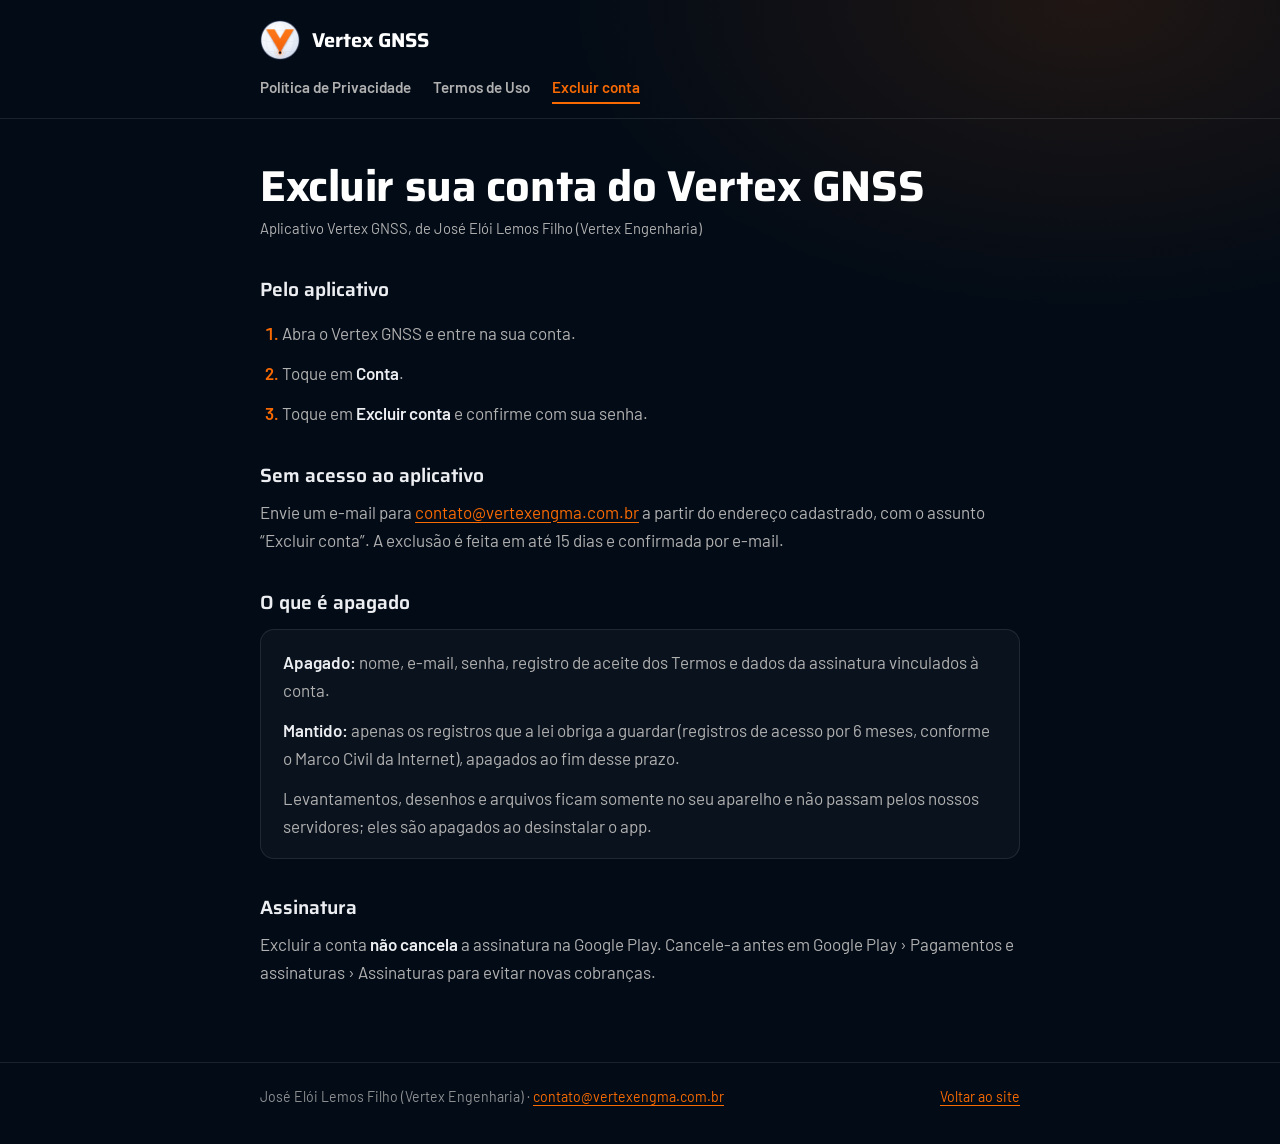
<file: app/excluir-conta.html>
<!doctype html>
<html lang="pt-BR">
<head>
<meta charset="utf-8">
<meta name="viewport" content="width=device-width, initial-scale=1">
<title>Excluir conta · Vertex GNSS</title>
<meta name="description" content="Excluir sua conta do Vertex GNSS do aplicativo Vertex GNSS, da Vertex Engenharia.">
<meta name="color-scheme" content="dark">
<link rel="icon" href="../assets/app/logo-app.png" type="image/png">
<link rel="stylesheet" href="legal.css">
</head>
<body>
<header class="top"><div class="wrap">
<a class="brand" href="../index.html#app"><img src="../assets/app/logo-app.png" alt="" width="176" height="176">Vertex GNSS</a>
<nav class="tabs" aria-label="Documentos do aplicativo"><a href="privacidade.html">Política de Privacidade</a><a href="termos.html">Termos de Uso</a><a href="excluir-conta.html" aria-current="page">Excluir conta</a></nav>
</div></header>
<main class="wrap">
<h1>Excluir sua conta do Vertex GNSS</h1>
<p class="meta">Aplicativo Vertex GNSS, de José Elói Lemos Filho (Vertex Engenharia)</p>
<h2>Pelo aplicativo</h2>
<ol>
<li>Abra o Vertex GNSS e entre na sua conta.</li>
<li>Toque em <strong>Conta</strong>.</li>
<li>Toque em <strong>Excluir conta</strong> e confirme com sua senha.</li>
</ol>
<h2>Sem acesso ao aplicativo</h2>
<p>Envie um e-mail para <a href="mailto:contato@vertexengma.com.br?subject=Excluir%20conta%20Vertex%20GNSS">contato@vertexengma.com.br</a> a partir do endereço cadastrado, com o assunto “Excluir conta”. A exclusão é feita em até 15 dias e confirmada por e-mail.</p>
<h2>O que é apagado</h2>
<div class="card">
<p><strong>Apagado:</strong> nome, e-mail, senha, registro de aceite dos Termos e dados da assinatura vinculados à conta.</p>
<p><strong>Mantido:</strong> apenas os registros que a lei obriga a guardar (registros de acesso por 6 meses, conforme o Marco Civil da Internet), apagados ao fim desse prazo.</p>
<p style="margin:0">Levantamentos, desenhos e arquivos ficam somente no seu aparelho e não passam pelos nossos servidores; eles são apagados ao desinstalar o app.</p>
</div>
<h2>Assinatura</h2>
<p>Excluir a conta <strong>não cancela</strong> a assinatura na Google Play. Cancele-a antes em Google Play › Pagamentos e assinaturas › Assinaturas para evitar novas cobranças.</p>
</main>
<footer><div class="wrap"><span>José Elói Lemos Filho (Vertex Engenharia) · <a href="mailto:contato@vertexengma.com.br">contato@vertexengma.com.br</a></span><a href="../index.html#app">Voltar ao site</a></div></footer>
</body>
</html>
</file>
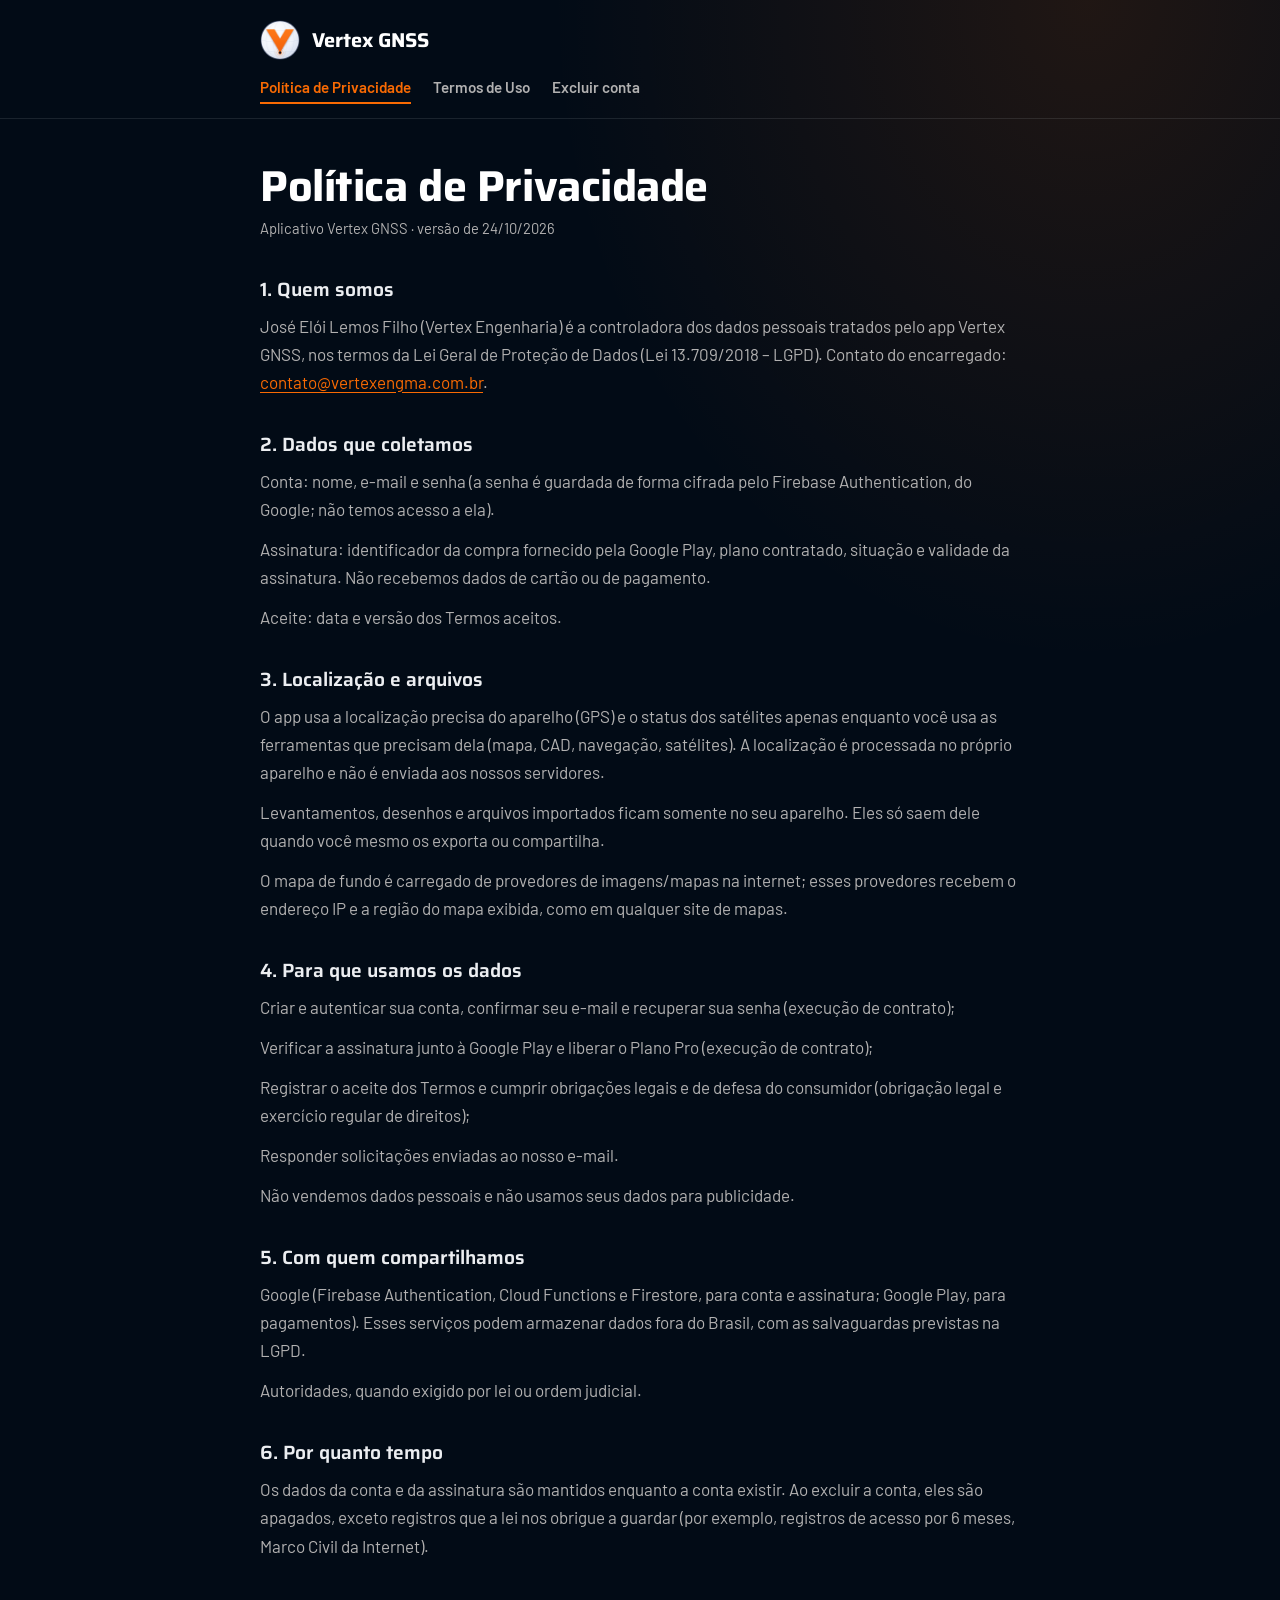
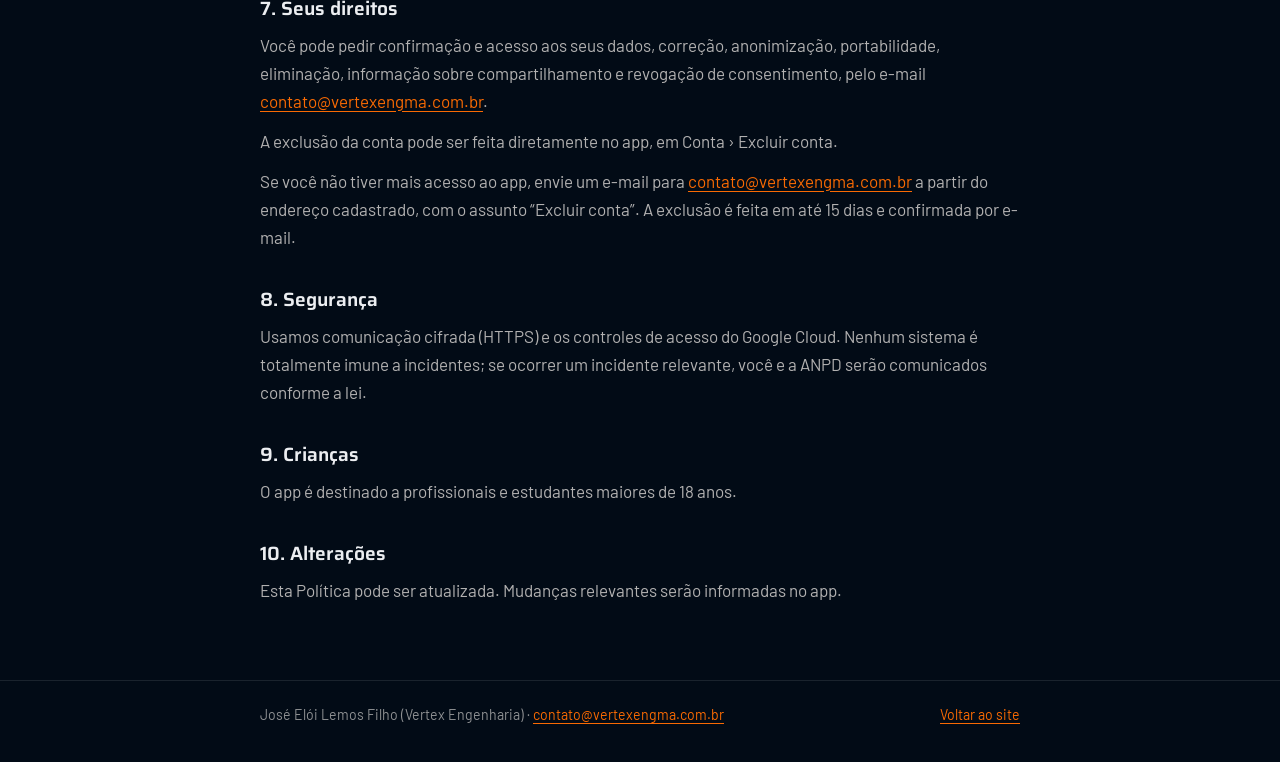
<file: app/privacidade.html>
<!doctype html>
<html lang="pt-BR">
<head>
<meta charset="utf-8">
<meta name="viewport" content="width=device-width, initial-scale=1">
<title>Política de Privacidade · Vertex GNSS</title>
<meta name="description" content="Política de Privacidade do aplicativo Vertex GNSS, da Vertex Engenharia.">
<meta name="color-scheme" content="dark">
<link rel="icon" href="../assets/app/logo-app.png" type="image/png">
<link rel="stylesheet" href="legal.css">
</head>
<body>
<header class="top"><div class="wrap">
<a class="brand" href="../index.html#app"><img src="../assets/app/logo-app.png" alt="" width="176" height="176">Vertex GNSS</a>
<nav class="tabs" aria-label="Documentos do aplicativo"><a href="privacidade.html" aria-current="page">Política de Privacidade</a><a href="termos.html">Termos de Uso</a><a href="excluir-conta.html">Excluir conta</a></nav>
</div></header>
<main class="wrap">
<h1>Política de Privacidade</h1>
<p class="meta">Aplicativo Vertex GNSS · versão de 24/10/2026</p>
<h2>1. Quem somos</h2>
<p>José Elói Lemos Filho (Vertex Engenharia) é a controladora dos dados pessoais tratados pelo app Vertex GNSS, nos termos da Lei Geral de Proteção de Dados (Lei 13.709/2018 – LGPD). Contato do encarregado: <a href="mailto:contato@vertexengma.com.br">contato@vertexengma.com.br</a>.</p>
<h2>2. Dados que coletamos</h2>
<p>Conta: nome, e-mail e senha (a senha é guardada de forma cifrada pelo Firebase Authentication, do Google; não temos acesso a ela).</p>
<p>Assinatura: identificador da compra fornecido pela Google Play, plano contratado, situação e validade da assinatura. Não recebemos dados de cartão ou de pagamento.</p>
<p>Aceite: data e versão dos Termos aceitos.</p>
<h2>3. Localização e arquivos</h2>
<p>O app usa a localização precisa do aparelho (GPS) e o status dos satélites apenas enquanto você usa as ferramentas que precisam dela (mapa, CAD, navegação, satélites). A localização é processada no próprio aparelho e não é enviada aos nossos servidores.</p>
<p>Levantamentos, desenhos e arquivos importados ficam somente no seu aparelho. Eles só saem dele quando você mesmo os exporta ou compartilha.</p>
<p>O mapa de fundo é carregado de provedores de imagens/mapas na internet; esses provedores recebem o endereço IP e a região do mapa exibida, como em qualquer site de mapas.</p>
<h2>4. Para que usamos os dados</h2>
<p>Criar e autenticar sua conta, confirmar seu e-mail e recuperar sua senha (execução de contrato);</p>
<p>Verificar a assinatura junto à Google Play e liberar o Plano Pro (execução de contrato);</p>
<p>Registrar o aceite dos Termos e cumprir obrigações legais e de defesa do consumidor (obrigação legal e exercício regular de direitos);</p>
<p>Responder solicitações enviadas ao nosso e-mail.</p>
<p>Não vendemos dados pessoais e não usamos seus dados para publicidade.</p>
<h2>5. Com quem compartilhamos</h2>
<p>Google (Firebase Authentication, Cloud Functions e Firestore, para conta e assinatura; Google Play, para pagamentos). Esses serviços podem armazenar dados fora do Brasil, com as salvaguardas previstas na LGPD.</p>
<p>Autoridades, quando exigido por lei ou ordem judicial.</p>
<h2>6. Por quanto tempo</h2>
<p>Os dados da conta e da assinatura são mantidos enquanto a conta existir. Ao excluir a conta, eles são apagados, exceto registros que a lei nos obrigue a guardar (por exemplo, registros de acesso por 6 meses, Marco Civil da Internet).</p>
<h2>7. Seus direitos</h2>
<p>Você pode pedir confirmação e acesso aos seus dados, correção, anonimização, portabilidade, eliminação, informação sobre compartilhamento e revogação de consentimento, pelo e-mail <a href="mailto:contato@vertexengma.com.br">contato@vertexengma.com.br</a>.</p>
<p>A exclusão da conta pode ser feita diretamente no app, em Conta › Excluir conta.</p>
<p>Se você não tiver mais acesso ao app, envie um e-mail para <a href="mailto:contato@vertexengma.com.br">contato@vertexengma.com.br</a> a partir do endereço cadastrado, com o assunto “Excluir conta”. A exclusão é feita em até 15 dias e confirmada por e-mail.</p>
<h2>8. Segurança</h2>
<p>Usamos comunicação cifrada (HTTPS) e os controles de acesso do Google Cloud. Nenhum sistema é totalmente imune a incidentes; se ocorrer um incidente relevante, você e a ANPD serão comunicados conforme a lei.</p>
<h2>9. Crianças</h2>
<p>O app é destinado a profissionais e estudantes maiores de 18 anos.</p>
<h2>10. Alterações</h2>
<p>Esta Política pode ser atualizada. Mudanças relevantes serão informadas no app.</p>
</main>
<footer><div class="wrap"><span>José Elói Lemos Filho (Vertex Engenharia) · <a href="mailto:contato@vertexengma.com.br">contato@vertexengma.com.br</a></span><a href="../index.html#app">Voltar ao site</a></div></footer>
</body>
</html>
</file>
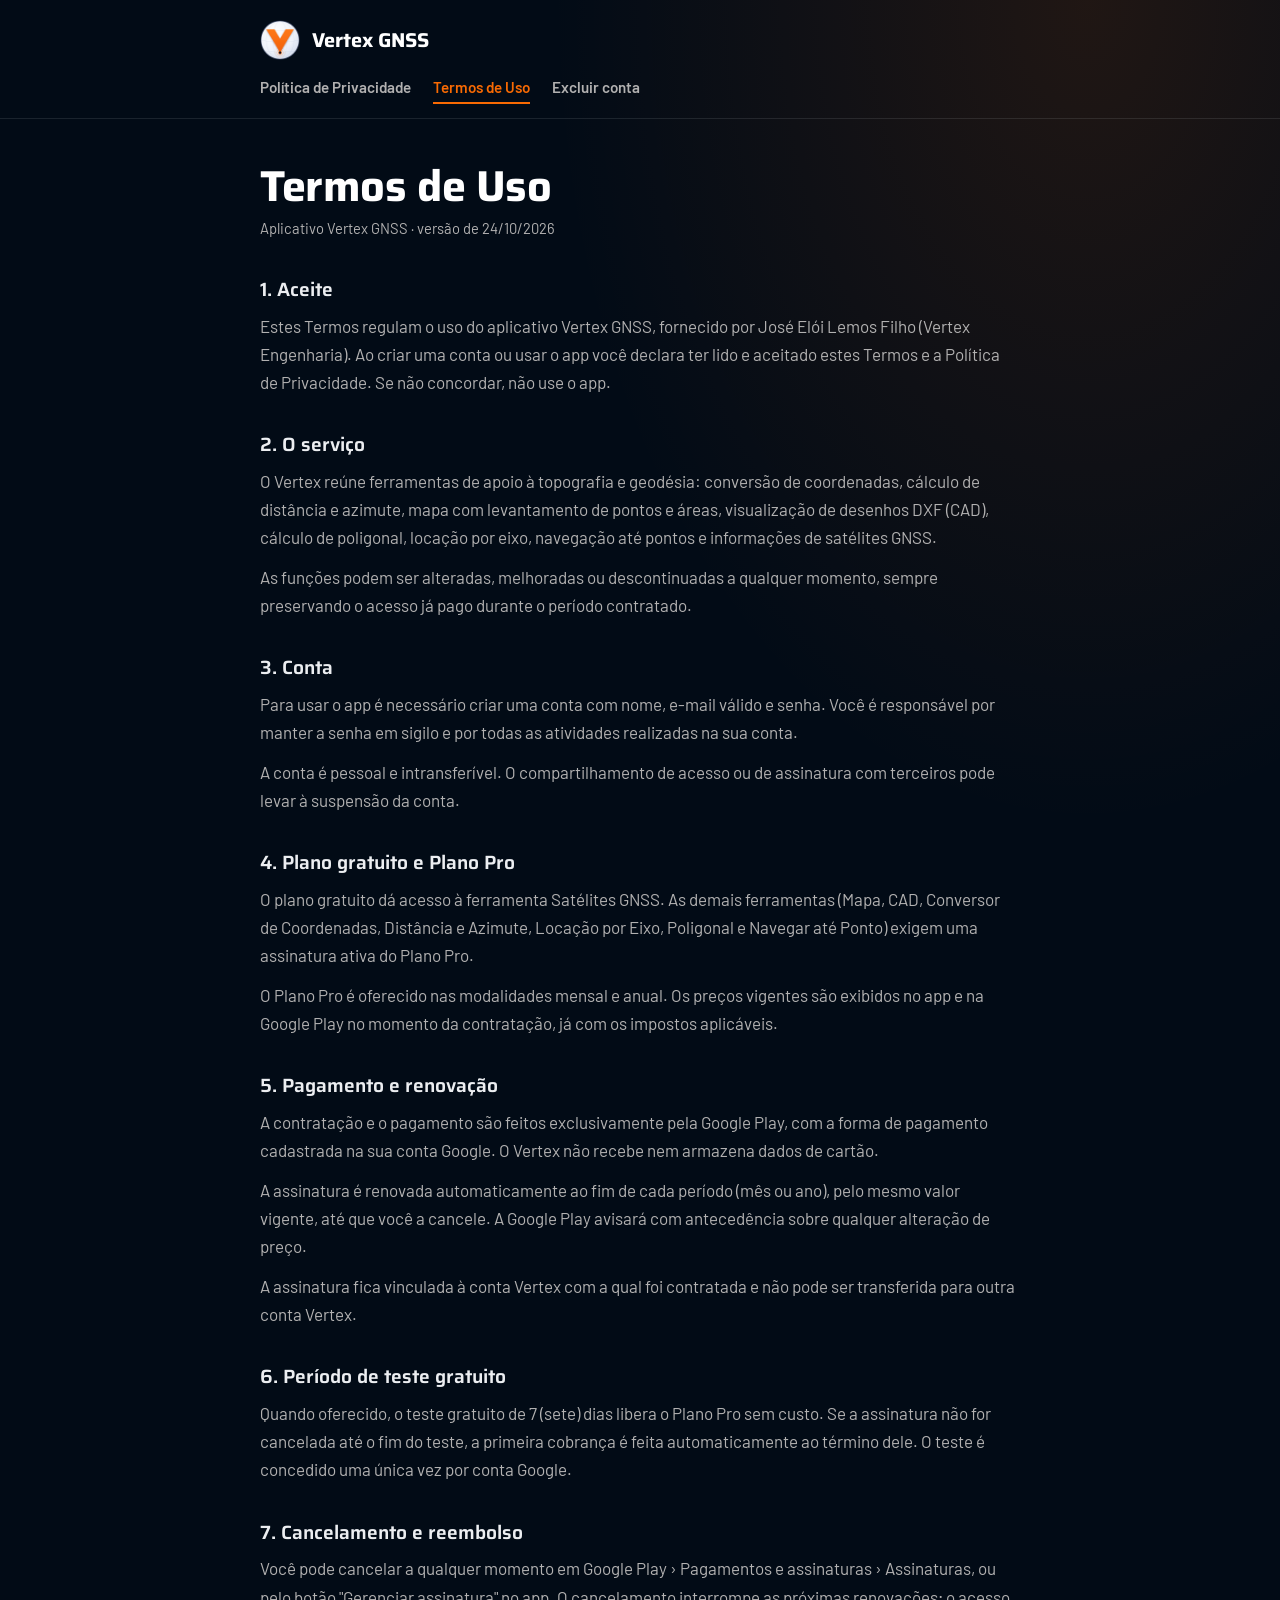
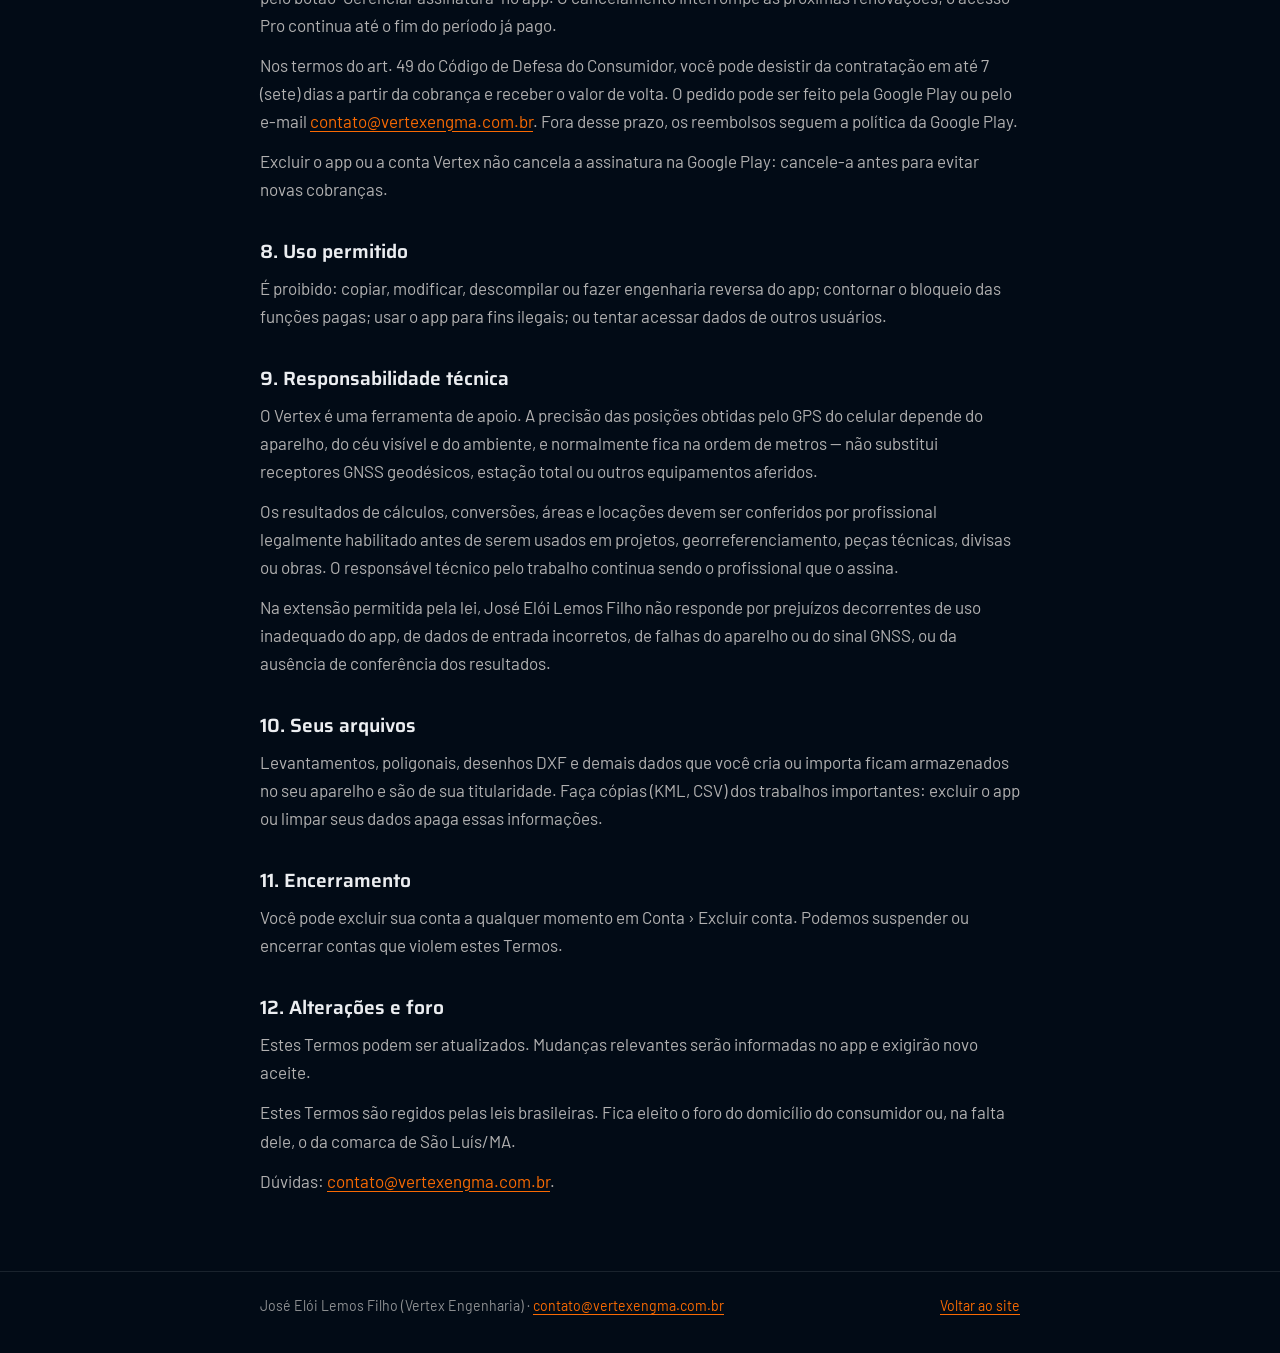
<file: app/termos.html>
<!doctype html>
<html lang="pt-BR">
<head>
<meta charset="utf-8">
<meta name="viewport" content="width=device-width, initial-scale=1">
<title>Termos de Uso · Vertex GNSS</title>
<meta name="description" content="Termos de Uso do aplicativo Vertex GNSS, da Vertex Engenharia.">
<meta name="color-scheme" content="dark">
<link rel="icon" href="../assets/app/logo-app.png" type="image/png">
<link rel="stylesheet" href="legal.css">
</head>
<body>
<header class="top"><div class="wrap">
<a class="brand" href="../index.html#app"><img src="../assets/app/logo-app.png" alt="" width="176" height="176">Vertex GNSS</a>
<nav class="tabs" aria-label="Documentos do aplicativo"><a href="privacidade.html">Política de Privacidade</a><a href="termos.html" aria-current="page">Termos de Uso</a><a href="excluir-conta.html">Excluir conta</a></nav>
</div></header>
<main class="wrap">
<h1>Termos de Uso</h1>
<p class="meta">Aplicativo Vertex GNSS · versão de 24/10/2026</p>
<h2>1. Aceite</h2>
<p>Estes Termos regulam o uso do aplicativo Vertex GNSS, fornecido por José Elói Lemos Filho (Vertex Engenharia). Ao criar uma conta ou usar o app você declara ter lido e aceitado estes Termos e a Política de Privacidade. Se não concordar, não use o app.</p>
<h2>2. O serviço</h2>
<p>O Vertex reúne ferramentas de apoio à topografia e geodésia: conversão de coordenadas, cálculo de distância e azimute, mapa com levantamento de pontos e áreas, visualização de desenhos DXF (CAD), cálculo de poligonal, locação por eixo, navegação até pontos e informações de satélites GNSS.</p>
<p>As funções podem ser alteradas, melhoradas ou descontinuadas a qualquer momento, sempre preservando o acesso já pago durante o período contratado.</p>
<h2>3. Conta</h2>
<p>Para usar o app é necessário criar uma conta com nome, e-mail válido e senha. Você é responsável por manter a senha em sigilo e por todas as atividades realizadas na sua conta.</p>
<p>A conta é pessoal e intransferível. O compartilhamento de acesso ou de assinatura com terceiros pode levar à suspensão da conta.</p>
<h2>4. Plano gratuito e Plano Pro</h2>
<p>O plano gratuito dá acesso à ferramenta Satélites GNSS. As demais ferramentas (Mapa, CAD, Conversor de Coordenadas, Distância e Azimute, Locação por Eixo, Poligonal e Navegar até Ponto) exigem uma assinatura ativa do Plano Pro.</p>
<p>O Plano Pro é oferecido nas modalidades mensal e anual. Os preços vigentes são exibidos no app e na Google Play no momento da contratação, já com os impostos aplicáveis.</p>
<h2>5. Pagamento e renovação</h2>
<p>A contratação e o pagamento são feitos exclusivamente pela Google Play, com a forma de pagamento cadastrada na sua conta Google. O Vertex não recebe nem armazena dados de cartão.</p>
<p>A assinatura é renovada automaticamente ao fim de cada período (mês ou ano), pelo mesmo valor vigente, até que você a cancele. A Google Play avisará com antecedência sobre qualquer alteração de preço.</p>
<p>A assinatura fica vinculada à conta Vertex com a qual foi contratada e não pode ser transferida para outra conta Vertex.</p>
<h2>6. Período de teste gratuito</h2>
<p>Quando oferecido, o teste gratuito de 7 (sete) dias libera o Plano Pro sem custo. Se a assinatura não for cancelada até o fim do teste, a primeira cobrança é feita automaticamente ao término dele. O teste é concedido uma única vez por conta Google.</p>
<h2>7. Cancelamento e reembolso</h2>
<p>Você pode cancelar a qualquer momento em Google Play › Pagamentos e assinaturas › Assinaturas, ou pelo botão &quot;Gerenciar assinatura&quot; no app. O cancelamento interrompe as próximas renovações; o acesso Pro continua até o fim do período já pago.</p>
<p>Nos termos do art. 49 do Código de Defesa do Consumidor, você pode desistir da contratação em até 7 (sete) dias a partir da cobrança e receber o valor de volta. O pedido pode ser feito pela Google Play ou pelo e-mail <a href="mailto:contato@vertexengma.com.br">contato@vertexengma.com.br</a>. Fora desse prazo, os reembolsos seguem a política da Google Play.</p>
<p>Excluir o app ou a conta Vertex não cancela a assinatura na Google Play: cancele-a antes para evitar novas cobranças.</p>
<h2>8. Uso permitido</h2>
<p>É proibido: copiar, modificar, descompilar ou fazer engenharia reversa do app; contornar o bloqueio das funções pagas; usar o app para fins ilegais; ou tentar acessar dados de outros usuários.</p>
<h2>9. Responsabilidade técnica</h2>
<p>O Vertex é uma ferramenta de apoio. A precisão das posições obtidas pelo GPS do celular depende do aparelho, do céu visível e do ambiente, e normalmente fica na ordem de metros — não substitui receptores GNSS geodésicos, estação total ou outros equipamentos aferidos.</p>
<p>Os resultados de cálculos, conversões, áreas e locações devem ser conferidos por profissional legalmente habilitado antes de serem usados em projetos, georreferenciamento, peças técnicas, divisas ou obras. O responsável técnico pelo trabalho continua sendo o profissional que o assina.</p>
<p>Na extensão permitida pela lei, José Elói Lemos Filho não responde por prejuízos decorrentes de uso inadequado do app, de dados de entrada incorretos, de falhas do aparelho ou do sinal GNSS, ou da ausência de conferência dos resultados.</p>
<h2>10. Seus arquivos</h2>
<p>Levantamentos, poligonais, desenhos DXF e demais dados que você cria ou importa ficam armazenados no seu aparelho e são de sua titularidade. Faça cópias (KML, CSV) dos trabalhos importantes: excluir o app ou limpar seus dados apaga essas informações.</p>
<h2>11. Encerramento</h2>
<p>Você pode excluir sua conta a qualquer momento em Conta › Excluir conta. Podemos suspender ou encerrar contas que violem estes Termos.</p>
<h2>12. Alterações e foro</h2>
<p>Estes Termos podem ser atualizados. Mudanças relevantes serão informadas no app e exigirão novo aceite.</p>
<p>Estes Termos são regidos pelas leis brasileiras. Fica eleito o foro do domicílio do consumidor ou, na falta dele, o da comarca de São Luís/MA.</p>
<p>Dúvidas: <a href="mailto:contato@vertexengma.com.br">contato@vertexengma.com.br</a>.</p>
</main>
<footer><div class="wrap"><span>José Elói Lemos Filho (Vertex Engenharia) · <a href="mailto:contato@vertexengma.com.br">contato@vertexengma.com.br</a></span><a href="../index.html#app">Voltar ao site</a></div></footer>
</body>
</html>
</file>
<file: styles.css>
/* Vertex Engenharia, opção 2
   Marca: Saira (títulos), Barlow (texto), JetBrains Mono (dado técnico).
   Noite como base, laranja só para ação e destaque.
   Raio: botões e campos 8px, painéis 16px. */

@font-face { font-family: "Saira"; font-weight: 600; font-display: swap; src: url(assets/fonts/saira-latin-600-normal.woff2) format("woff2"); }
@font-face { font-family: "Saira"; font-weight: 700; font-display: swap; src: url(assets/fonts/saira-latin-700-normal.woff2) format("woff2"); }
@font-face { font-family: "Barlow"; font-weight: 400; font-display: swap; src: url(assets/fonts/barlow-latin-400-normal.woff2) format("woff2"); }
@font-face { font-family: "Barlow"; font-weight: 500; font-display: swap; src: url(assets/fonts/barlow-latin-500-normal.woff2) format("woff2"); }
@font-face { font-family: "Barlow"; font-weight: 600; font-display: swap; src: url(assets/fonts/barlow-latin-600-normal.woff2) format("woff2"); }
@font-face { font-family: "JetBrains Mono"; font-weight: 400; font-display: swap; src: url(assets/fonts/jetbrains-mono-latin-400-normal.woff2) format("woff2"); }

:root {
  --noite: #020B16;
  --marinho: #0B1626;
  --marinho-2: #102036;
  --cinza-azulado: #4A5262;
  --laranja: #F96A03;
  --laranja-prof: #D05201;
  --ambar: #F48D27;
  --prata-claro: #E8E7E8;
  --prata: #B2B1B1;
  --branco: #FFFFFF;

  --text: #E8E7E8;
  --muted: #A3AAB7;
  --line: rgba(232, 231, 232, .12);

  --f-title: "Saira", system-ui, sans-serif;
  --f-body: "Barlow", system-ui, sans-serif;
  --f-mono: "JetBrains Mono", ui-monospace, monospace;

  --r-sm: 8px;
  --r-lg: 16px;
  --ease: cubic-bezier(.16, 1, .3, 1);
  --header-h: 72px;

  color-scheme: dark;
}

*, *::before, *::after { box-sizing: border-box; }
html { scroll-behavior: smooth; scroll-padding-top: var(--header-h); -webkit-text-size-adjust: 100%; }
body {
  margin: 0;
  background: var(--noite);
  color: var(--text);
  font: 400 17px/1.6 var(--f-body);
  -webkit-font-smoothing: antialiased;
  overflow-x: hidden;
}
img { display: block; max-width: 100%; height: auto; }
a { color: inherit; }
h1, h2, h3 { font-family: var(--f-title); margin: 0; line-height: 1.08; letter-spacing: -.01em; text-wrap: balance; }
h2 { font-size: clamp(2rem, 1.4rem + 2.4vw, 3.25rem); font-weight: 700; }
h3 { font-weight: 600; }
p { margin: 0; }
em { font-style: normal; color: var(--laranja); }

.wrap { width: min(1240px, 100% - 32px); margin-inline: auto; }
.icon { width: 1.15em; height: 1.15em; flex: none; }
.skip { position: absolute; left: 16px; top: -60px; z-index: 100; background: var(--laranja); color: var(--noite); padding: 10px 16px; border-radius: var(--r-sm); font-weight: 600; }
.skip:focus { top: 12px; }
:focus-visible { outline: 2px solid var(--laranja); outline-offset: 3px; border-radius: 4px; }

/* Botões */
.btn {
  display: inline-flex; align-items: center; justify-content: center; gap: .55em;
  height: 52px; padding: 0 22px; border-radius: var(--r-sm);
  font: 600 1rem/1 var(--f-body); text-decoration: none; white-space: nowrap;
  border: 1px solid transparent; cursor: pointer;
  transition: transform .25s var(--ease), background-color .25s, border-color .25s, color .25s;
}
.btn:active { transform: translateY(1px) scale(.98); }
.btn-sm { height: 42px; padding: 0 16px; font-size: .95rem; }
.btn-primary { background: var(--laranja); color: var(--noite); }
.btn-primary:hover { background: var(--ambar); }
.btn-primary .icon { transition: transform .3s var(--ease); }
.btn-primary:hover .icon { transform: translateX(3px); }
.btn-ghost { color: var(--text); border-color: rgba(232, 231, 232, .35); background: rgba(2, 11, 22, .4); }
.btn-ghost:hover { border-color: var(--text); }
.btn-dark { background: var(--noite); color: var(--branco); }
.btn-dark:hover { background: var(--marinho-2); }

.link { display: inline-flex; align-items: center; gap: .45em; color: var(--laranja); font-weight: 600; text-decoration: none; }
.link .icon { transition: transform .3s var(--ease); }
.link:hover .icon { transform: translateX(4px); }

/* Cabeçalho */
.header {
  position: fixed; inset: 0 0 auto; z-index: 50; height: var(--header-h);
  transition: background-color .35s, border-color .35s, backdrop-filter .35s;
  border-bottom: 1px solid transparent;
}
.header.is-solid { background: rgba(2, 11, 22, .86); backdrop-filter: blur(14px); -webkit-backdrop-filter: blur(14px); border-color: var(--line); }
.header-in { height: 100%; display: flex; align-items: center; gap: 32px; }
.brand { display: inline-flex; align-items: center; gap: 12px; text-decoration: none; }
.brand-v { width: 40px; height: auto; }
.brand-word { height: 30px; width: auto; }
.nav { display: flex; gap: 28px; margin-left: auto; }
.nav a { text-decoration: none; font-weight: 500; color: var(--muted); transition: color .2s; }
.nav a:hover { color: var(--text); }

/* Hero */
.hero {
  position: relative; isolation: isolate; overflow: hidden;
  min-height: 100dvh; display: flex; align-items: center;
  padding: calc(var(--header-h) + 32px) 0 72px;
  background: var(--noite);
}
.field { position: absolute; inset: 0; width: 100%; height: 100%; z-index: -2; }
.field line { pointer-events: none; }
.field polygon { transition: fill 1.8s ease-out, stroke 1.8s ease-out; }
.field polygon.hot { fill: var(--laranja) !important; stroke: var(--laranja) !important; transition: none; }
.hero-scrim {
  position: absolute; inset: 0; z-index: -1; pointer-events: none;
  background:
    linear-gradient(90deg, rgba(2, 11, 22, .92) 0%, rgba(2, 11, 22, .7) 42%, rgba(2, 11, 22, .05) 75%),
    linear-gradient(0deg, var(--noite) 0%, transparent 22%);
}
.sentinel { position: absolute; top: 0; left: 0; width: 1px; height: 80px; }

.hero-grid { display: grid; grid-template-columns: 1.05fr .95fr; gap: 48px; align-items: center; }
.hero-copy { pointer-events: none; }
.hero-copy a { pointer-events: auto; }
.hero h1 { font-size: clamp(2.6rem, 1.6rem + 3.6vw, 4.6rem); font-weight: 700; line-height: 1.04; max-width: 13ch; }
.hero-sub { margin-top: 24px; font-size: 1.2rem; color: var(--muted); max-width: 44ch; }
.hero-ctas { margin-top: 36px; display: flex; flex-wrap: wrap; gap: 12px; }

.hero-v { position: relative; display: grid; justify-items: center; gap: 20px; }
.vmark { width: min(100%, 520px); height: auto; overflow: visible; }
.vf { translate: 0 0; transition: translate .7s var(--ease); }
.hero-v:hover .vf { translate: calc(var(--ex) * 22px) calc(var(--ey) * 22px); }
/* Depois de montado, o V vetorial dá lugar ao V metálico original; no hover volta às facetas e abre */
.vmetal { opacity: 0; transition: opacity .6s var(--ease); pointer-events: none; }
.vmark.is-ready .vmetal { opacity: 1; }
.hero-v:hover .vmark.is-ready .vmetal { opacity: 0; }
.vmark { transform: perspective(900px) rotateY(calc(var(--px, 0) * 8deg)) rotateX(calc(var(--py, 0) * -6deg)); transition: transform .5s var(--ease); }

.readout {
  display: inline-flex; flex-direction: column; align-items: center; gap: 2px;
  font-family: var(--f-mono); font-size: .9rem; color: var(--prata);
}
.readout-k { font-family: var(--f-body); font-weight: 600; font-size: .75rem; letter-spacing: .14em; text-transform: uppercase; color: var(--laranja); }
.readout-v { font-variant-numeric: tabular-nums; }

/* Entrada do hero */
@media (prefers-reduced-motion: no-preference) {
  .ld { opacity: 0; transform: translateY(18px); animation: rise .9s var(--ease) forwards; animation-delay: calc(var(--d) * 120ms + 150ms); }
  @keyframes rise { to { opacity: 1; transform: none; } }

  .vf polygon { opacity: 0; animation: facet 1s var(--ease) forwards; animation-delay: calc(var(--i) * 90ms + 250ms); transform-box: fill-box; transform-origin: center; }
  .vf:nth-child(odd) polygon { --fx: -60px; --fr: -24deg; }
  .vf:nth-child(even) polygon { --fx: 60px; --fr: 24deg; }
  .vf-top polygon { animation-name: drop; animation-delay: 1.05s; animation-duration: 1.1s; }
  @keyframes facet { from { opacity: 0; transform: translate(var(--fx), 40px) rotate(var(--fr)) scale(.6); } to { opacity: 1; transform: none; } }
  @keyframes drop { 0% { opacity: 0; transform: translateY(-160px); } 60% { opacity: 1; transform: translateY(10px); } 100% { opacity: 1; transform: none; } }
}

/* Faixa de áreas */
.ticker { border-block: 1px solid var(--line); overflow: hidden; padding: 22px 0; background: var(--noite); }
.ticker-track { display: flex; align-items: center; gap: 36px; width: max-content; }
.ticker span { font: 600 clamp(1.4rem, 1rem + 1.4vw, 2.1rem)/1 var(--f-title); color: transparent; -webkit-text-stroke: 1px rgba(232, 231, 232, .55); white-space: nowrap; }
.ticker i { width: 14px; height: 12px; background: var(--laranja); clip-path: polygon(0 0, 100% 0, 50% 100%); flex: none; }
@media (prefers-reduced-motion: no-preference) {
  .ticker-track { animation: slide 38s linear infinite; }
  @keyframes slide { to { transform: translateX(-50%); } }
}

/* Seções */
.section { padding: clamp(80px, 10vw, 136px) 0; }
.lead { margin-top: 16px; font-size: 1.15rem; color: var(--muted); max-width: 52ch; }

/* Serviços */
.svc { margin-top: 56px; display: grid; grid-template-columns: 7fr 5fr; gap: 56px; align-items: start; }
.svc-group {
  font-weight: 600; font-size: .8rem; letter-spacing: .14em; text-transform: uppercase; color: var(--cinza-azulado);
  padding: 28px 0 10px; border-bottom: 1px solid var(--line);
}
.svc-group:first-child { padding-top: 0; }
.svc-item button {
  width: 100%; display: grid; grid-template-columns: 44px 1fr auto; align-items: center; gap: 12px;
  padding: 14px 12px 14px 0; background: none; border: 0; color: var(--muted); text-align: left; cursor: pointer;
  font: inherit; position: relative;
}
.svc-n { font-family: var(--f-mono); font-size: .85rem; color: var(--cinza-azulado); transition: color .3s; }
.svc-name { font: 600 clamp(1.3rem, 1rem + .9vw, 1.75rem)/1.15 var(--f-title); transition: color .3s, transform .45s var(--ease); }
.svc-item .icon { opacity: 0; transform: translateX(-8px); transition: opacity .3s, transform .45s var(--ease); color: var(--laranja); }
.svc-item button:hover .svc-name { color: var(--text); }
.svc-item.is-active .svc-name { color: var(--branco); transform: translateX(8px); }
.svc-item.is-active .svc-n { color: var(--laranja); }
.svc-item.is-active .icon { opacity: 1; transform: none; }
.svc-desc { display: none; }

.svc-panel { position: sticky; top: calc(var(--header-h) + 24px); background: var(--marinho); border-radius: var(--r-lg); overflow: hidden; border: 1px solid var(--line); }
.svc-photo { aspect-ratio: 4 / 3; overflow: hidden; clip-path: polygon(0 0, 100% 0, 100% 86%, 88% 100%, 0 100%); background: var(--marinho-2); }
.svc-photo img { width: 100%; height: 100%; object-fit: cover; transition: opacity .35s, transform 1.2s var(--ease); }
.svc-photo img.swap { opacity: 0; transform: scale(1.04); }
.svc-panel-body { padding: 24px 28px 28px; display: grid; gap: 10px; }
.svc-panel-n { font-family: var(--f-mono); color: var(--laranja); font-size: .9rem; }
.svc-panel h3 { font-size: 1.6rem; }
.svc-panel p { color: var(--muted); min-height: 3.2em; }
.svc-panel .link { margin-top: 6px; }

/* Como trabalhamos */
.process { background: linear-gradient(180deg, var(--noite), var(--marinho) 60%, var(--noite)); }
.process-grid { display: grid; grid-template-columns: 5fr 7fr; gap: 64px; align-items: start; }
.process-head { position: sticky; top: calc(var(--header-h) + 40px); }
.timeline { list-style: none; margin: 0; padding: 0 0 0 44px; position: relative; display: grid; gap: 72px; }
.timeline::before, .timeline::after { content: ""; position: absolute; left: 9px; top: 8px; bottom: 8px; width: 2px; }
.timeline::before { background: var(--line); }
.timeline::after { background: var(--laranja); transform-origin: top; transform: scaleY(var(--progress, 1)); transition: transform .9s var(--ease); }
.tl-step { position: relative; }
.tl-node {
  position: absolute; left: -44px; top: 4px; width: 20px; height: 18px;
  background: var(--marinho-2); clip-path: polygon(0 0, 100% 0, 50% 100%);
  transition: background-color .4s;
}
.tl-step.is-on .tl-node { background: var(--laranja); }
.tl-step h3 { font-size: clamp(1.6rem, 1.2rem + 1.4vw, 2.4rem); }
.tl-step p { margin-top: 12px; color: var(--muted); max-width: 46ch; font-size: 1.1rem; }

/* Sobre */
.about-title { font-size: 1rem; font-family: var(--f-body); font-weight: 600; letter-spacing: .14em; text-transform: uppercase; color: var(--laranja); }
.about-lead { margin-top: 20px; font: 600 clamp(1.8rem, 1.1rem + 2.6vw, 3.4rem)/1.15 var(--f-title); max-width: 24ch; letter-spacing: -.01em; text-wrap: balance; }
.about-grid { margin-top: 64px; display: grid; grid-template-columns: 4fr 6fr; gap: 64px; align-items: center; }
.about-seal { justify-self: center; width: min(100%, 380px); }
.about-seal img { width: 100%; filter: drop-shadow(0 30px 60px rgba(0, 0, 0, .55)); }
.about-text { display: grid; gap: 20px; color: var(--muted); font-size: 1.12rem; max-width: 62ch; }
.about-text p:first-child { color: var(--text); }

/* Contato */
.contact {
  position: relative; isolation: isolate; padding: clamp(72px, 9vw, 120px) 0;
  background: var(--laranja); color: var(--noite);
}
.contact::before {
  content: ""; position: absolute; inset: 0; z-index: -1; opacity: .5;
  background:
    linear-gradient(45deg, rgba(208, 82, 1, .55) 25%, transparent 25%) 0 0 / 120px 120px,
    linear-gradient(-45deg, rgba(255, 139, 46, .45) 25%, transparent 25%) 60px 0 / 120px 120px;
  mask-image: linear-gradient(90deg, transparent 30%, #000 100%);
  -webkit-mask-image: linear-gradient(90deg, transparent 30%, #000 100%);
}
.contact-grid { display: grid; grid-template-columns: 1fr 1fr; gap: 64px; align-items: center; }
.contact h2 { max-width: 14ch; }
.contact-copy > p { margin-top: 16px; font-size: 1.15rem; max-width: 40ch; }
.contact-lines { list-style: none; margin: 32px 0 0; padding: 0; display: grid; gap: 12px; }
.contact-lines a, .contact-lines span { display: inline-flex; align-items: center; gap: 12px; font-weight: 600; font-size: 1.1rem; text-decoration: none; }
.contact-lines a:hover { text-decoration: underline; text-underline-offset: 4px; }

.form { background: var(--branco); color: var(--noite); border-radius: var(--r-lg); padding: 32px; display: grid; gap: 20px; box-shadow: 0 24px 60px rgba(120, 40, 0, .28); }
.field-row { display: grid; gap: 8px; }
.form label { font-weight: 600; font-size: .95rem; }
.opt { font-weight: 400; color: #4A5262; }
.form input, .form select, .form textarea {
  width: 100%; font: 400 1rem/1.4 var(--f-body); color: var(--noite);
  background: #F4F5F7; border: 1px solid #8C93A1; border-radius: var(--r-sm); padding: 12px 14px;
  transition: border-color .2s, box-shadow .2s;
}
.form textarea { resize: vertical; min-height: 92px; }
.form input:focus, .form select:focus, .form textarea:focus { outline: none; border-color: var(--noite); box-shadow: 0 0 0 3px rgba(249, 106, 3, .45); }
.form [aria-invalid="true"] { border-color: #B42318; }
.help { font-size: .9rem; color: #4A5262; }
.err { font-size: .9rem; color: #B42318; font-weight: 500; }
.form .btn { width: 100%; }

/* Rodapé */
.footer { padding: 40px 0; border-top: 1px solid var(--line); }
.footer-in { display: flex; flex-wrap: wrap; align-items: center; justify-content: space-between; gap: 24px; }
.footer-meta { display: flex; flex-wrap: wrap; gap: 8px 28px; color: var(--muted); font-size: .95rem; }
.footer-meta a { text-decoration: none; }
.footer-meta a:hover { color: var(--text); }

/* Revelação ao rolar */
.js .rv { opacity: 0; transform: translateY(22px); transition: opacity .8s var(--ease), transform .8s var(--ease); }
.js .rv.in { opacity: 1; transform: none; }

/* Responsivo */
@media (max-width: 960px) {
  .hero-grid { grid-template-columns: 1fr; gap: 24px; }
  .hero-v { order: -1; }
  .vmark { width: min(62vw, 300px); }
  .readout { display: none; }
  .hero-scrim { background: linear-gradient(0deg, rgba(2, 11, 22, .95) 10%, rgba(2, 11, 22, .6) 60%, rgba(2, 11, 22, .3)); }
  .svc { grid-template-columns: 1fr; gap: 0; }
  .svc-panel { display: none; }
  .svc-item.is-active .svc-desc { display: block; padding: 0 0 18px 56px; color: var(--muted); }
  .svc-item.is-active .svc-name { transform: none; }
  .process-grid, .about-grid, .contact-grid { grid-template-columns: 1fr; gap: 40px; }
  .process-head { position: static; }
  .about-seal { width: min(70%, 300px); }
}
@media (max-width: 760px) {
  :root { --header-h: 64px; }
  .nav { display: none; }
  .header-in { justify-content: space-between; }
  .brand-word { height: 24px; }
  .brand-v { width: 32px; height: auto; }
  .hero { padding-bottom: 48px; }
  .hero-sub { font-size: 1.08rem; }
  .hero-ctas .btn { flex: 1 1 auto; }
  .form { padding: 24px 20px; }
  .timeline { gap: 48px; }
}
@media (max-width: 350px) {
  .brand-word { display: none; }
}

@media (prefers-reduced-motion: reduce) {
  html { scroll-behavior: auto; }
  .vf, .vmark, .vmetal, .field polygon { transition: none !important; }
  .hero-v:hover .vf { translate: 0 0; }
}

/* ===== APP: identidade própria do Vertex GNSS =====
   Tudo fica dentro de .app para não tocar no resto do site. */
.app {
  --a-noite: #020B16;
  --a-laranja: #F96A03;
  --a-cinza: #ECEEF1;
  --a-branco: #FFFFFF;
  --a-texto: #B2B1B1;
  position: relative; isolation: isolate; overflow: hidden;
  padding: clamp(88px, 11vw, 148px) 0 40px;
  background: var(--a-noite);
  color: var(--a-texto);
  font-family: "Barlow", system-ui, sans-serif;
  border-top: 1px solid rgba(236, 238, 241, .08);
}
/* Brilho laranja atrás dos celulares e meridianos do globo do ícone */
.app::before {
  content: ""; position: absolute; z-index: -1; inset: 0;
  background:
    radial-gradient(40% 50% at 74% 52%, rgba(249, 106, 3, .20), transparent 70%),
    radial-gradient(30% 30% at 12% 8%, rgba(236, 238, 241, .05), transparent 70%);
}
.app::after {
  content: ""; position: absolute; z-index: -1; width: 1100px; aspect-ratio: 1; right: -380px; top: 50%; translate: 0 -50%;
  border-radius: 50%;
  background:
    repeating-radial-gradient(circle at 50% 50%, transparent 0 89px, rgba(236, 238, 241, .05) 89px 90px);
  mask-image: radial-gradient(circle, #000 30%, transparent 70%);
  -webkit-mask-image: radial-gradient(circle, #000 30%, transparent 70%);
}
.app-grid { display: grid; grid-template-columns: 1fr 1fr; gap: clamp(40px, 6vw, 96px); align-items: center; }

.app-logo { width: 88px; height: 88px; border-radius: 50%; filter: drop-shadow(0 10px 30px rgba(249, 106, 3, .25)); }
.app-kicker { margin-top: 28px; font: 600 .8rem/1 "Barlow", sans-serif; letter-spacing: .16em; text-transform: uppercase; color: var(--a-laranja); }
.app-title { margin-top: 12px; font: 700 clamp(2.6rem, 1.6rem + 3.6vw, 4.4rem)/1 "Saira", sans-serif; letter-spacing: -.015em; color: var(--a-branco); }
.app-sub { margin-top: 18px; max-width: 34ch; font-size: clamp(1.1rem, 1rem + .4vw, 1.3rem); line-height: 1.5; color: var(--a-cinza); text-wrap: pretty; }

.app-feats { list-style: none; margin: 40px 0 0; padding: 0; display: grid; grid-template-columns: 1fr 1fr; gap: 22px 28px; }
.app-feats li { display: grid; grid-template-columns: 14px 1fr; gap: 12px; align-items: start; }
.app-feats strong { display: block; font: 600 1.02rem/1.25 "Saira", sans-serif; color: var(--a-branco); }
.app-feats li span:not(.app-dot) { display: block; margin-top: 4px; font-size: .95rem; line-height: 1.5; color: var(--a-texto); }
.app-dot { width: 12px; height: 12px; margin-top: 5px; border-radius: 50%; border: 2px solid var(--a-laranja); box-shadow: 0 0 0 4px rgba(249, 106, 3, .14); }

.app-cta { margin-top: 44px; display: flex; align-items: center; gap: 16px; flex-wrap: wrap; }
.app-play {
  display: inline-flex; align-items: center; gap: 12px; height: 58px; padding: 0 22px 0 18px;
  border-radius: 12px; background: var(--a-laranja); color: var(--a-noite); text-decoration: none;
  transition: transform .25s var(--ease), background-color .25s;
}
a.app-play:hover { background: #FF8227; transform: translateY(-2px); }
.app-play-ico { width: 24px; height: 24px; flex: none; }
.app-play-txt { display: flex; flex-direction: column; font: 700 1.15rem/1.05 "Saira", sans-serif; }
.app-play-txt small { font: 500 .72rem/1.2 "Barlow", sans-serif; letter-spacing: .04em; text-transform: uppercase; }
.app-play.is-soon { background: transparent; color: rgba(236, 238, 241, .55); border: 1px solid rgba(236, 238, 241, .2); cursor: not-allowed; user-select: none; }
.app-soon { display: inline-flex; align-items: center; height: 30px; padding: 0 12px; border-radius: 999px; font: 600 .78rem/1 "Barlow", sans-serif; letter-spacing: .12em; text-transform: uppercase; color: var(--a-laranja); background: rgba(249, 106, 3, .12); border: 1px solid rgba(249, 106, 3, .35); }

/* Celulares */
.app-phones { position: relative; height: clamp(540px, 52vw, 700px); }
.phone {
  --w: clamp(220px, 21vw, 300px);
  --tx: -50%; --ty: 0px; --s: 1;
  position: absolute; left: 50%; top: 50%; width: var(--w); margin: 0;
  padding: 9px; border-radius: calc(var(--w) * .15);
  background: linear-gradient(160deg, #1A2433, #0A111C 60%);
  box-shadow: 0 0 0 1px rgba(236, 238, 241, .28), inset 0 0 0 1px rgba(236, 238, 241, .08), 0 40px 80px -20px rgba(0, 0, 0, .8);
  transform: translate(var(--tx), calc(-50% + var(--ty))) scale(var(--s));
}
.phone img { width: 100%; border-radius: calc(var(--w) * .12); }
.phone-front { z-index: 2; }
.phone-back { --s: .82; filter: brightness(.7); }
.phone-l { --tx: -104%; --ty: 30px; }
.phone-r { --tx: 4%; --ty: 30px; }

.app-foot { margin-top: clamp(64px, 8vw, 104px); padding-top: 24px; border-top: 1px solid rgba(236, 238, 241, .08); display: flex; flex-wrap: wrap; align-items: center; justify-content: space-between; gap: 12px 24px; }
.app-sign { font-size: .9rem; letter-spacing: .04em; color: rgba(178, 177, 177, .75); }
.app-legal { display: flex; flex-wrap: wrap; gap: 6px 20px; font-size: .88rem; }
.app-legal a { color: var(--a-texto); text-decoration: none; }
.app-legal a:hover { color: var(--a-laranja); }
@media (max-width: 560px) { .app-foot { justify-content: center; text-align: center; } .app-legal { justify-content: center; } }

/* Entrada ao rolar: os itens sobem em sequência e os celulares de trás abrem para os lados */
.js .app .rv { transition-duration: .9s; }
.js .app-feats li:nth-child(2) { transition-delay: 60ms; }
.js .app-feats li:nth-child(3) { transition-delay: 120ms; }
.js .app-feats li:nth-child(4) { transition-delay: 180ms; }
.js .app-feats li:nth-child(5) { transition-delay: 240ms; }
.js .app-feats li:nth-child(6) { transition-delay: 300ms; }
.js .app-feats li:nth-child(7) { transition-delay: 360ms; }
.js .app-feats li:nth-child(8) { transition-delay: 420ms; }
.js .app .phone.rv { opacity: 0; transition: opacity 1s var(--ease), transform 1.2s var(--ease); }
.js .app .phone-front.rv { transform: translate(-50%, calc(-50% + 60px)); }
.js .app .phone-back.rv { transform: translate(-50%, calc(-50% + 30px)) scale(.82); transition-delay: .25s; }
.js .app .phone.rv.in { opacity: 1; transform: translate(var(--tx), calc(-50% + var(--ty))) scale(var(--s)); }

@media (max-width: 1080px) {
  .app-grid { grid-template-columns: 1fr; }
  .app-phones { height: clamp(460px, 96vw, 640px); }
  .phone { --w: clamp(190px, 40vw, 280px); }
}
@media (max-width: 560px) {
  .app-feats { grid-template-columns: 1fr; }
  .phone { --w: 52vw; }
  .phone-l { --tx: -96%; }
  .phone-r { --tx: -4%; }
  .app-play { flex: 1 1 auto; justify-content: center; }
}
</file>
<file: app/legal.css>
/* Páginas legais do app Vertex GNSS: mesma identidade da seção App do site */
@font-face { font-family: "Saira"; font-weight: 600; font-display: swap; src: url(../assets/fonts/saira-latin-600-normal.woff2) format("woff2"); }
@font-face { font-family: "Saira"; font-weight: 700; font-display: swap; src: url(../assets/fonts/saira-latin-700-normal.woff2) format("woff2"); }
@font-face { font-family: "Barlow"; font-weight: 400; font-display: swap; src: url(../assets/fonts/barlow-latin-400-normal.woff2) format("woff2"); }
@font-face { font-family: "Barlow"; font-weight: 600; font-display: swap; src: url(../assets/fonts/barlow-latin-600-normal.woff2) format("woff2"); }

:root {
  --noite: #020B16;
  --laranja: #F96A03;
  --cinza: #ECEEF1;
  --branco: #FFFFFF;
  --texto: #B2B1B1;
  --linha: rgba(236, 238, 241, .1);
  color-scheme: dark;
}
* { box-sizing: border-box; }
html { -webkit-text-size-adjust: 100%; }
body {
  margin: 0; min-height: 100vh;
  background: radial-gradient(60% 40% at 85% 0%, rgba(249, 106, 3, .12), transparent 70%), var(--noite);
  color: var(--texto); font: 400 17px/1.65 "Barlow", system-ui, sans-serif;
  -webkit-font-smoothing: antialiased;
}
.wrap { width: min(760px, 100% - 32px); margin-inline: auto; }
a { color: var(--laranja); text-underline-offset: 3px; }
a:hover { color: #FF8227; }
:focus-visible { outline: 2px solid var(--laranja); outline-offset: 3px; border-radius: 4px; }

.top { border-bottom: 1px solid var(--linha); }
.brand { display: inline-flex; align-items: center; gap: 12px; padding: 20px 0 14px; text-decoration: none; color: var(--branco); font: 700 1.25rem/1 "Saira", sans-serif; }
.brand:hover { color: var(--branco); }
.brand img { width: 40px; height: 40px; border-radius: 50%; }
.tabs { display: flex; flex-wrap: wrap; gap: 6px 22px; padding-bottom: 14px; font: 600 .95rem/1.3 "Barlow", sans-serif; }
.tabs a { color: var(--texto); text-decoration: none; padding: 4px 0; border-bottom: 2px solid transparent; }
.tabs a:hover { color: var(--cinza); }
.tabs a[aria-current="page"] { color: var(--laranja); border-color: var(--laranja); }

main { padding: 44px 0 64px; }
h1 { margin: 0 0 6px; font: 700 clamp(2rem, 1.5rem + 2vw, 2.7rem)/1.1 "Saira", sans-serif; color: var(--branco); letter-spacing: -.01em; text-wrap: balance; }
.meta { margin: 0 0 36px; font-size: .92rem; color: var(--texto); }
h2 { margin: 36px 0 10px; font: 600 1.2rem/1.3 "Saira", sans-serif; color: var(--cinza); }
p, li { margin: 0 0 12px; }
strong { color: var(--cinza); font-weight: 600; }
ol { padding-left: 22px; }
ol li::marker { color: var(--laranja); font-weight: 600; }
.card { margin: 14px 0; padding: 18px 22px; border: 1px solid var(--linha); border-radius: 14px; background: rgba(236, 238, 241, .03); }

footer { padding: 22px 0 36px; border-top: 1px solid var(--linha); font-size: .88rem; color: rgba(178, 177, 177, .8); }
footer .wrap { display: flex; flex-wrap: wrap; gap: 6px 18px; justify-content: space-between; }
</file>
